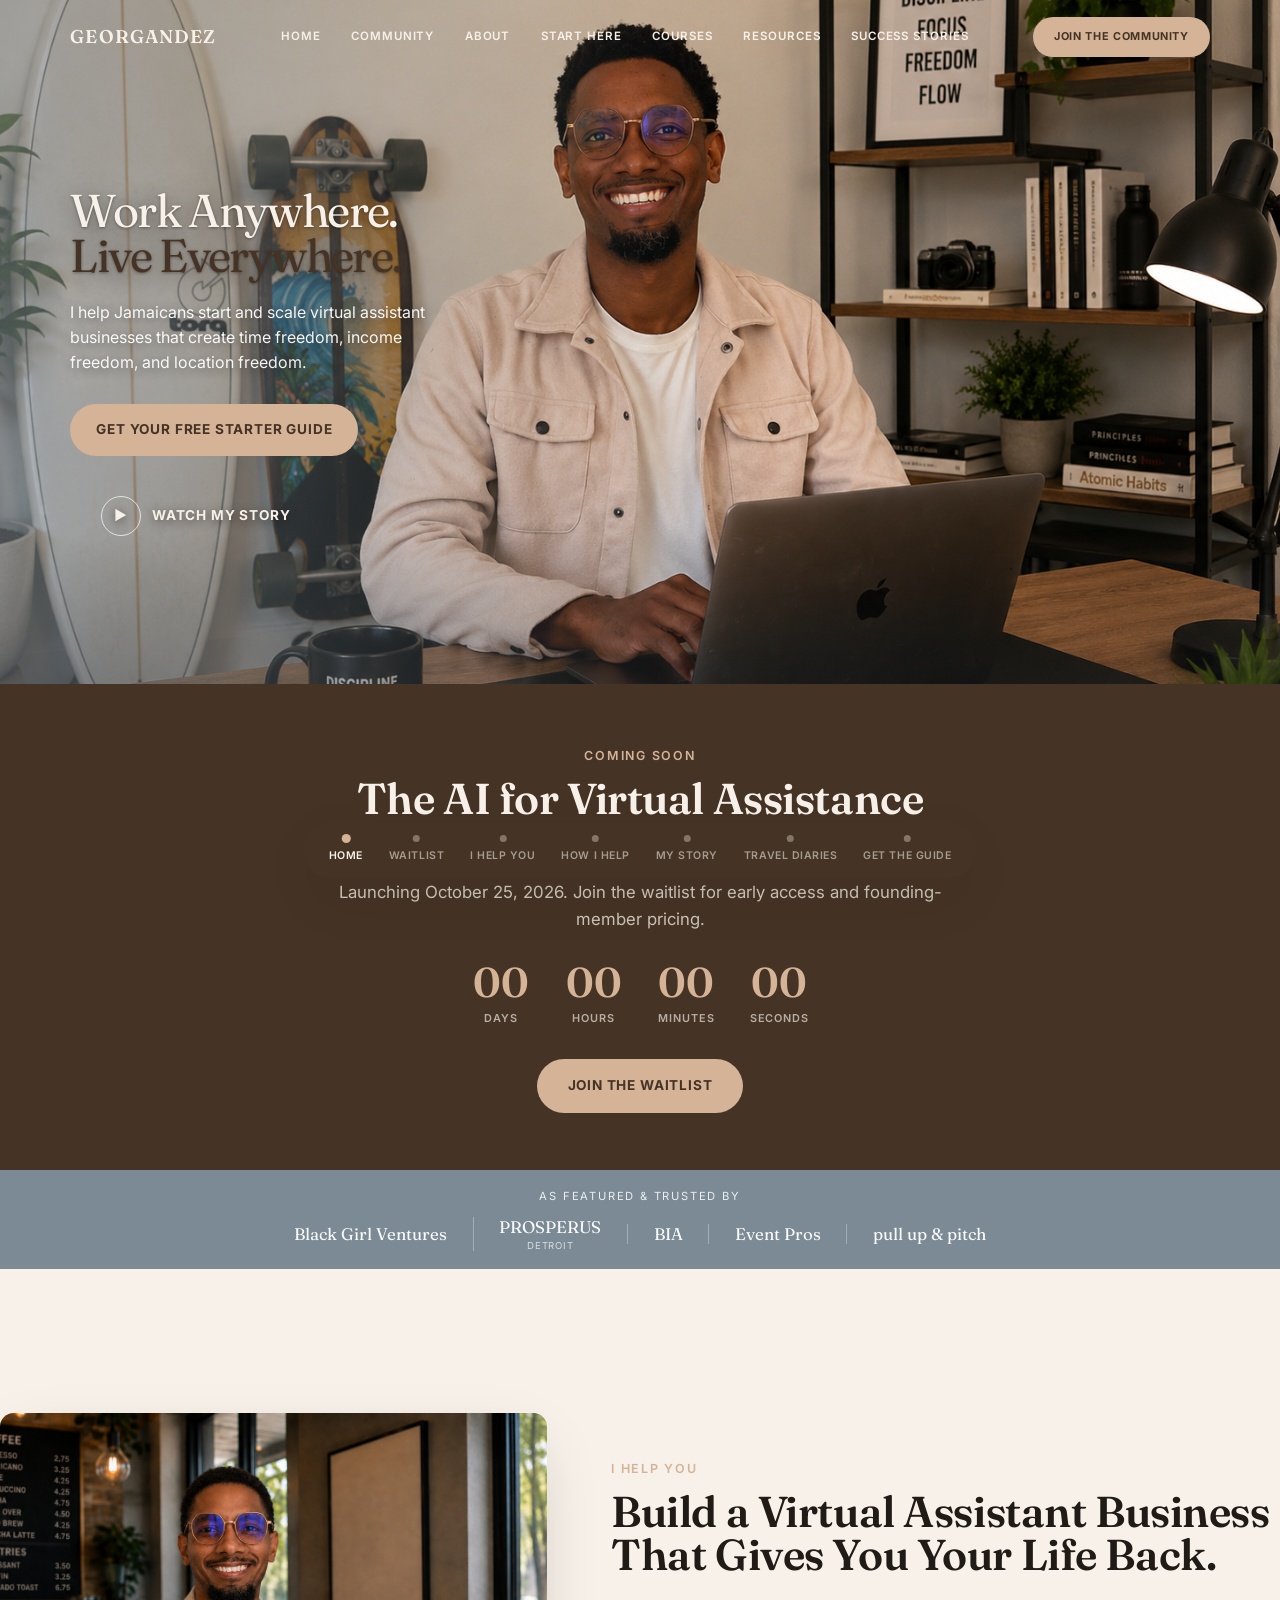
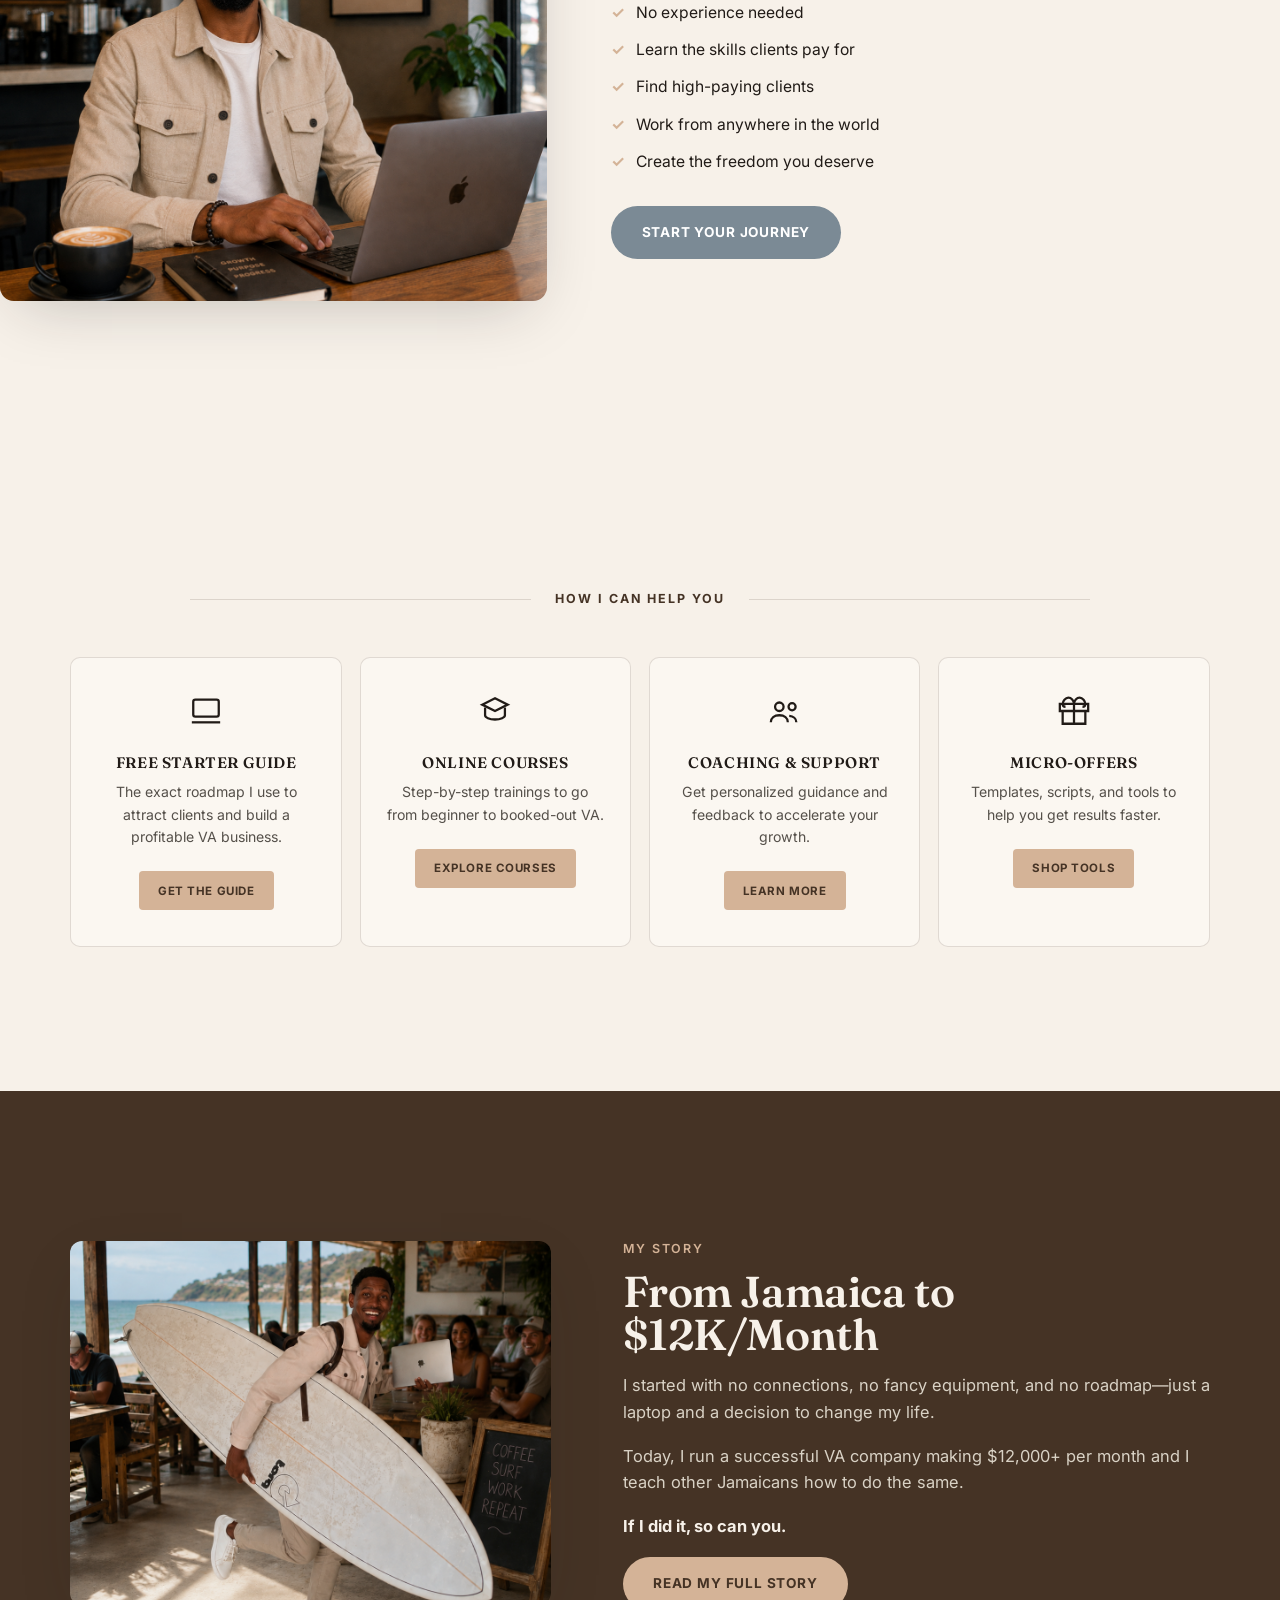
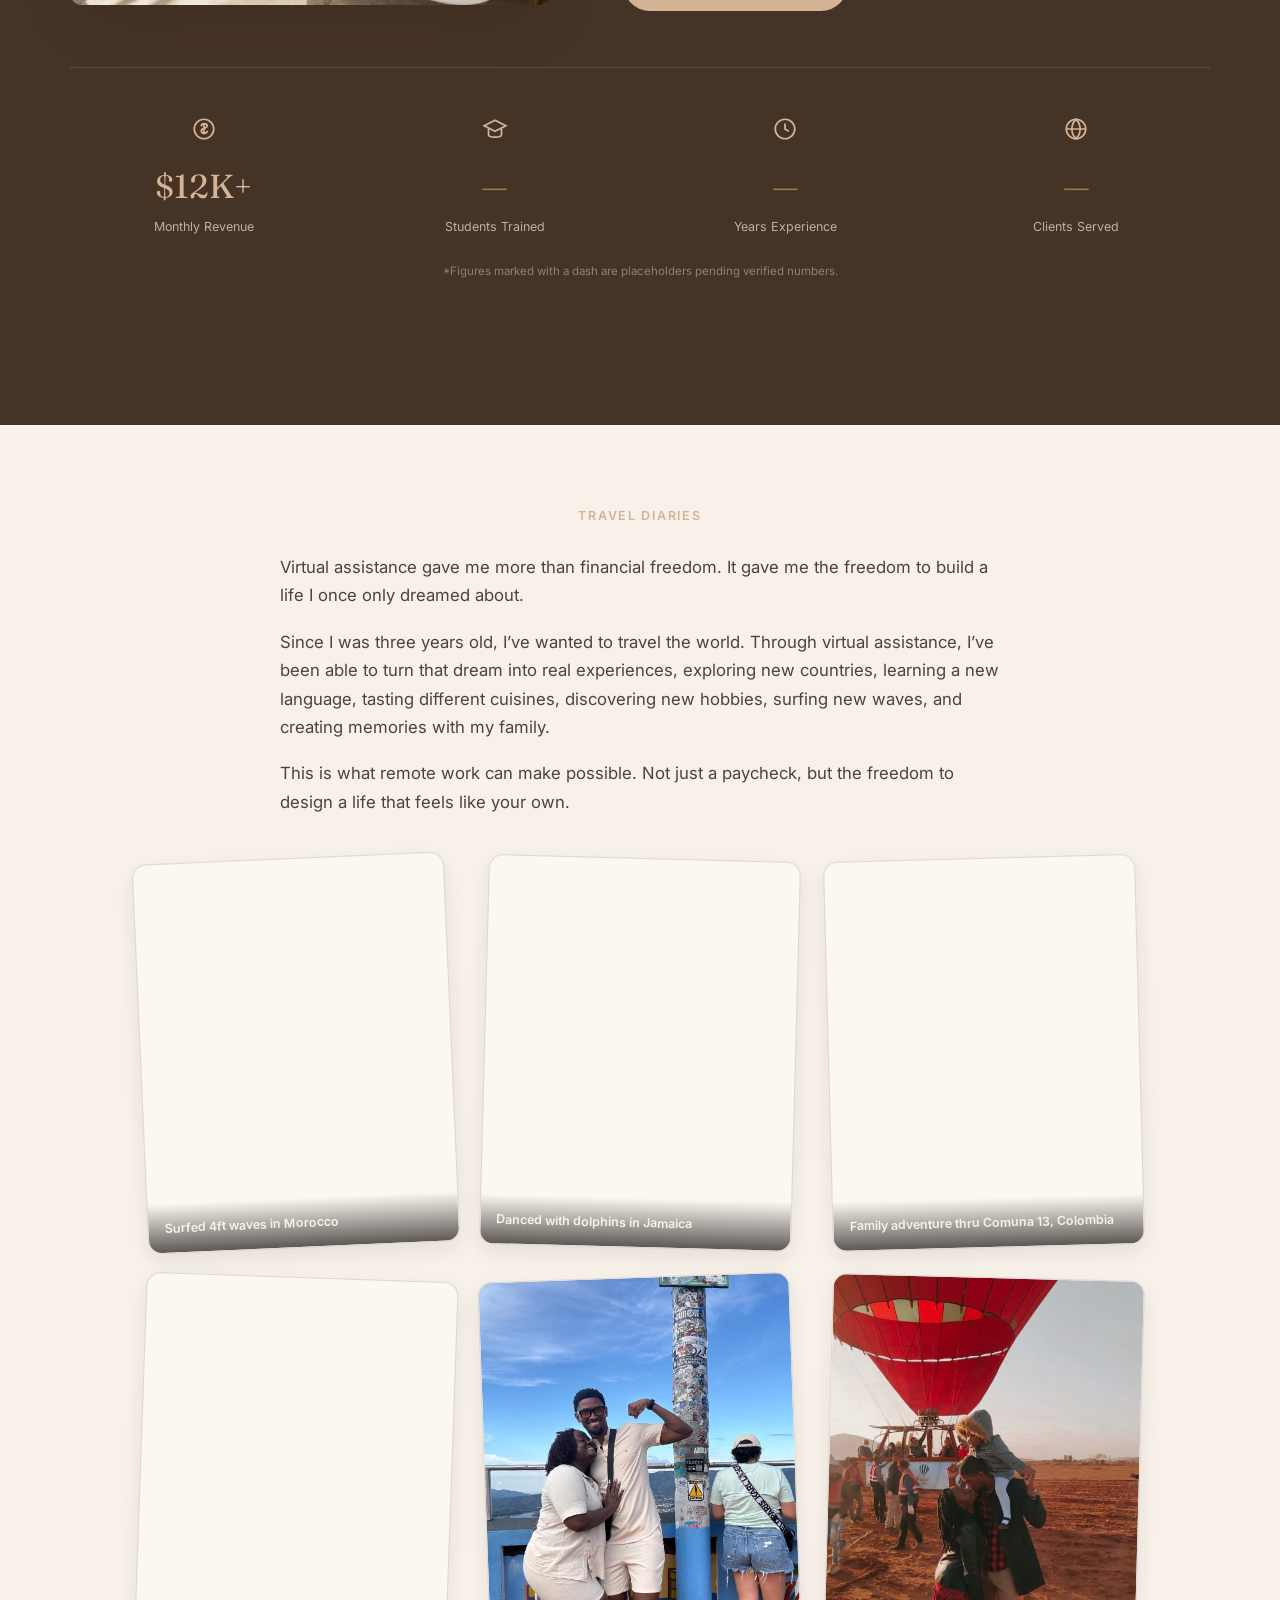
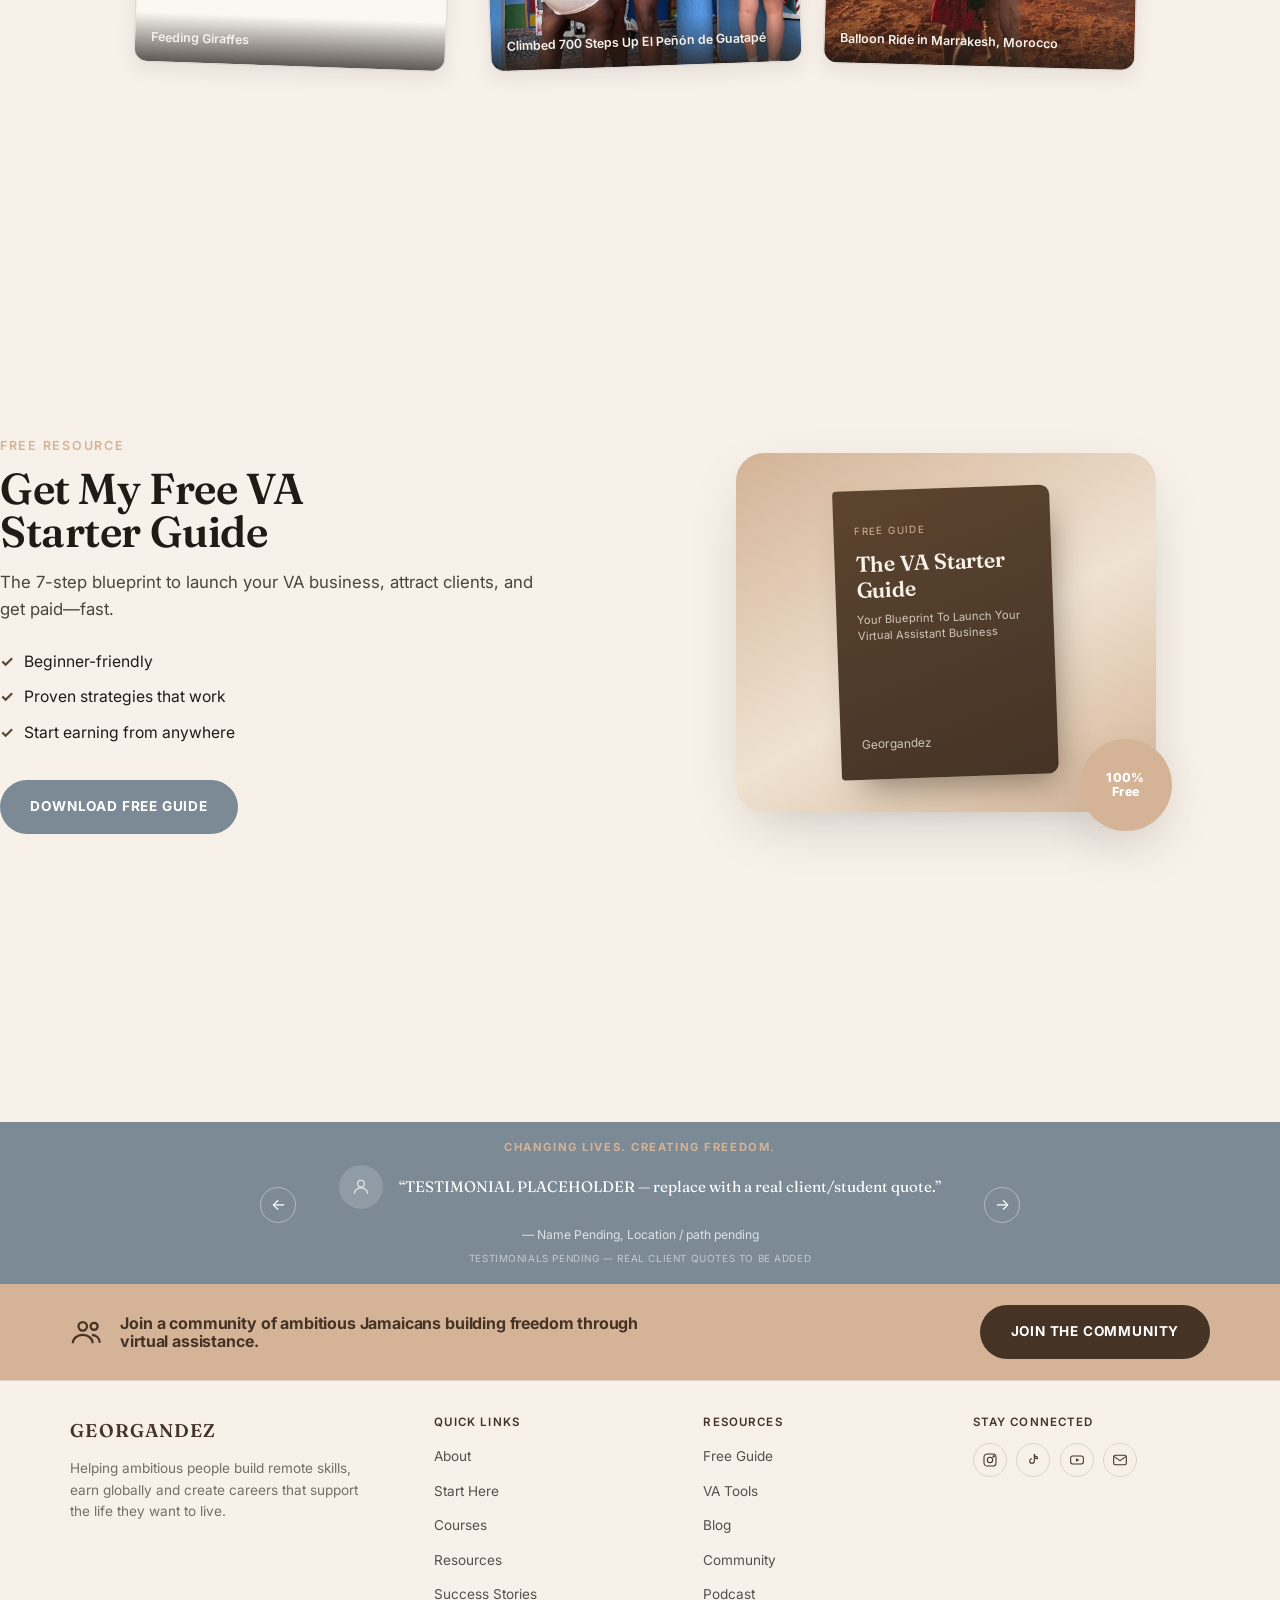
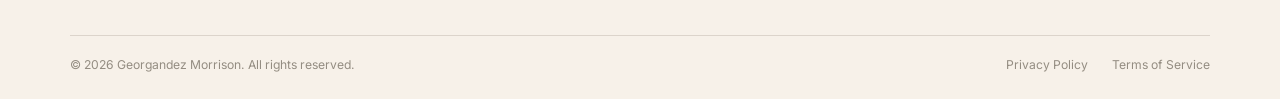
<file: site/index.html>
<!DOCTYPE html>
<html lang="en">
<head>
<meta charset="UTF-8">
<meta name="viewport" content="width=device-width, initial-scale=1.0">
<title>Georgandez Morrison | Remote Work, Virtual Assistance &amp; Location Freedom</title>
<meta name="description" content="Learn how to build remote skills, become a virtual assistant, work with global clients and create greater freedom from anywhere.">

<meta property="og:type" content="website">
<meta property="og:title" content="Georgandez Morrison | Remote Work, Virtual Assistance & Location Freedom">
<meta property="og:description" content="I help Jamaicans start and scale virtual assistant businesses that create time freedom, income freedom, and location freedom.">
<meta property="og:image" content="images/hero-cafe.jpg">
<meta name="twitter:card" content="summary_large_image">
<meta name="twitter:title" content="Georgandez Morrison | Remote Work, Virtual Assistance & Location Freedom">
<meta name="twitter:description" content="I help Jamaicans start and scale virtual assistant businesses that create time freedom, income freedom, and location freedom.">

<link rel="preconnect" href="https://fonts.googleapis.com">
<link rel="preconnect" href="https://fonts.gstatic.com" crossorigin>
<link href="https://fonts.googleapis.com/css2?family=Fraunces:opsz,wght@9..144,500;9..144,600;9..144,700&family=Inter:wght@400;500;600;700&display=swap" rel="stylesheet">
<link rel="stylesheet" href="css/style.css">

<!-- Analytics/pixel placeholders: wire real IDs in js/config.js, then uncomment the loader snippets below. -->
<!-- Google Analytics (gtag.js) placeholder -->
<!-- Meta Pixel placeholder -->
<!-- TikTok Pixel placeholder -->
</head>
<body>

<a class="skip-link" href="#hero">Skip to main content</a>

<header class="site-header">
  <div class="container nav-row">
    <a href="index.html" class="brand">GEORGANDEZ</a>
    <nav class="nav-links" aria-label="Primary">
      <a href="index.html">Home</a>
      <a href="community.html">Community</a>
      <a href="about.html">About</a>
      <a href="start-here.html">Start Here</a>
      <a href="courses.html">Courses</a>
      <a href="resources.html">Resources</a>
      <a href="success-stories.html">Success Stories</a>
    </nav>
    <a class="btn btn--primary btn--nav-cta nav-cta" href="community.html">Join the Community</a>
    <button class="hamburger" aria-label="Toggle menu" aria-expanded="false">
      <span></span><span></span><span></span>
    </button>
  </div>
</header>

<div class="mobile-menu">
  <a href="index.html">Home</a>
  <a href="community.html">Community</a>
  <a href="about.html">About</a>
  <a href="start-here.html">Start Here</a>
  <a href="courses.html">Courses</a>
  <a href="resources.html">Resources</a>
  <a href="success-stories.html">Success Stories</a>
  <a class="btn btn--primary" href="community.html">Join the Community</a>
</div>

<section class="hero" id="hero" tabindex="-1">
  <img class="hero-bg-img" src="images/hero-office.jpg" alt="Georgandez Morrison working on a laptop at his desk, surfboard in the background" data-fallback-text="Hero photo: save as images/hero-office.jpg">
  <div class="hero-overlay"></div>
  <div class="hero-vignette"></div>
  <div class="hero-inner-wrap">
    <div class="hero-inner">
      <h1 class="hero-headline"><span class="line">Work Anywhere.</span><br><span class="line highlight">Live Everywhere.</span></h1>
      <p class="hero-copy">I help Jamaicans start and scale virtual assistant businesses that create time freedom, income freedom, and location freedom.</p>
      <div class="hero-actions">
        <a href="#lead-magnet" class="btn btn--primary" data-open-lead-modal onclick="trackEvent('hero_cta_click')">Get Your Free Starter Guide</a>
        <a href="about.html#story" class="btn btn--ghost-play" onclick="trackEvent('watch_story')">
          <span class="play-circle">&#9654;</span> Watch My Story
        </a>
      </div>
    </div>
  </div>
</section>

<section class="waitlist-section" id="waitlist">
  <div class="container">
    <div class="waitlist-inner reveal">
      <span class="eyebrow">Coming Soon</span>
      <h2 class="section-heading" style="color:var(--cream);">The AI for Virtual Assistance Academy</h2>
      <p class="section-sub section-sub--dark">Launching October 25, 2026. Join the waitlist for early access and founding-member pricing.</p>
      <div class="countdown" id="waitlist-countdown" data-target="2026-10-25T00:00:00">
        <div class="countdown-unit"><span class="value" data-unit="days">00</span><span class="label">Days</span></div>
        <div class="countdown-unit"><span class="value" data-unit="hours">00</span><span class="label">Hours</span></div>
        <div class="countdown-unit"><span class="value" data-unit="minutes">00</span><span class="label">Minutes</span></div>
        <div class="countdown-unit"><span class="value" data-unit="seconds">00</span><span class="label">Seconds</span></div>
      </div>
      <a href="#" class="btn btn--primary" data-open-waitlist-modal onclick="trackEvent('waitlist_cta_click')">Join the Waitlist</a>
    </div>
  </div>
</section>

<section class="trust-bar">
  <div class="container">
    <p>As Featured &amp; Trusted By</p>
    <div class="trust-logos" id="trust-logos"></div>
  </div>
</section>

<section id="help-you">
  <div class="container split">
    <div class="split-media">
      <img src="images/hero-cafe.jpg" alt="Georgandez Morrison working remotely" data-fallback-text="Photo: save as images/hero-cafe.jpg">
    </div>
    <div class="split-body reveal">
      <span class="eyebrow">I Help You</span>
      <h2 class="section-heading">Build a Virtual Assistant Business That Gives You Your Life Back.</h2>
      <ul class="checklist">
        <li>No experience needed</li>
        <li>Learn the skills clients pay for</li>
        <li>Find high-paying clients</li>
        <li>Work from anywhere in the world</li>
        <li>Create the freedom you deserve</li>
      </ul>
      <a href="start-here.html" class="btn btn--slate">Start Your Journey</a>
    </div>
  </div>
</section>

<section class="help-section" id="services">
  <div class="container">
    <div class="section-divider reveal">
      <span>How I Can Help You</span>
    </div>
    <div class="help-grid">
      <div class="help-card reveal">
        <svg viewBox="0 0 24 24" fill="none" stroke="currentColor" stroke-width="1.6"><rect x="3" y="4" width="18" height="12" rx="1.5"/><path d="M2 20h20"/></svg>
        <h3>Free Starter Guide</h3>
        <p>The exact roadmap I use to attract clients and build a profitable VA business.</p>
        <a class="btn--card" href="#lead-magnet" data-open-lead-modal onclick="trackEvent('course_click')">Get the Guide</a>
      </div>
      <div class="help-card reveal">
        <svg viewBox="0 0 24 24" fill="none" stroke="currentColor" stroke-width="1.6"><path d="M12 3l9 4.5-9 4.5-9-4.5L12 3z"/><path d="M5 9.5V15c0 1.5 3 3 7 3s7-1.5 7-3V9.5"/></svg>
        <h3>Online Courses</h3>
        <p>Step-by-step trainings to go from beginner to booked-out VA.</p>
        <a class="btn--card" href="courses.html" onclick="trackEvent('course_click')">Explore Courses</a>
      </div>
      <div class="help-card reveal">
        <svg viewBox="0 0 24 24" fill="none" stroke="currentColor" stroke-width="1.6"><circle cx="8" cy="9" r="3"/><circle cx="17" cy="9" r="2.5"/><path d="M2 20c0-3 2.5-5 6-5s6 2 6 5M15 15.5c2.8.2 5 1.9 5 4.5"/></svg>
        <h3>Coaching &amp; Support</h3>
        <p>Get personalized guidance and feedback to accelerate your growth.</p>
        <a class="btn--card" href="community.html" onclick="trackEvent('community_click')">Learn More</a>
      </div>
      <div class="help-card reveal">
        <svg viewBox="0 0 24 24" fill="none" stroke="currentColor" stroke-width="1.6"><path d="M20 12v9H4v-9M2 7h20v5H2V7zM12 7v14M12 7c0-2.5-2-4.5-4-4.5S4 5 4 7c0 1.4 1.1 2 2 2M12 7c0-2.5 2-4.5 4-4.5S20 5 20 7c0 1.4-1.1 2-2 2"/></svg>
        <h3>Micro-Offers</h3>
        <p>Templates, scripts, and tools to help you get results faster.</p>
        <a class="btn--card" href="resources.html">Shop Tools</a>
      </div>
    </div>
  </div>
</section>

<section class="story-section" id="story">
  <div class="container">
    <div class="story-grid">
      <div class="story-media reveal" id="story-slideshow">
        <img class="story-slide is-active" src="images/story-surf-1.jpg" alt="Georgandez Morrison carrying a surfboard at a beachside café">
        <img class="story-slide" src="images/story-surf-2.jpg" alt="Georgandez Morrison working at a standing desk, surfboard in the background">
      </div>
      <div class="story-body reveal">
        <span class="eyebrow eyebrow--dark">My Story</span>
        <h2 class="section-heading" style="color:var(--cream);">From Jamaica to<br>$12K/Month</h2>
        <p>I started with no connections, no fancy equipment, and no roadmap&mdash;just a laptop and a decision to change my life.</p>
        <p>Today, I run a successful VA company making $12,000+ per month and I teach other Jamaicans how to do the same.</p>
        <p style="font-weight:700; color:var(--cream);">If I did it, so can you.</p>
        <a href="about.html" class="btn btn--primary">Read My Full Story</a>
      </div>
    </div>
    <div class="stats-grid" id="stats-grid"></div>
    <p class="stats-footnote">*Figures marked with a dash are placeholders pending verified numbers.</p>
  </div>
</section>

<section class="travel-section" id="travel">
  <div class="container">
    <div class="text-center reveal" style="max-width:640px; margin-inline:auto;">
      <span class="eyebrow">Travel Diaries</span>
    </div>
    <div class="travel-story reveal">
      <p>Virtual assistance gave me more than financial freedom. It gave me the freedom to build a life I once only dreamed about.</p>
      <p>Since I was three years old, I&rsquo;ve wanted to travel the world. Through virtual assistance, I&rsquo;ve been able to turn that dream into real experiences, exploring new countries, learning a new language, tasting different cuisines, discovering new hobbies, surfing new waves, and creating memories with my family.</p>
      <p>This is what remote work can make possible. Not just a paycheck, but the freedom to design a life that feels like your own.</p>
    </div>
    <div class="travel-grid reveal" id="travel-grid"></div>
  </div>
</section>

<div class="travel-lightbox" id="travel-lightbox">
  <div class="travel-lightbox-panel" role="dialog" aria-modal="true" aria-labelledby="travel-lightbox-location">
    <button class="travel-lightbox-close" aria-label="Close">&times;</button>
    <button class="travel-lightbox-prev" aria-label="Previous photo">&#8592;</button>
    <button class="travel-lightbox-next" aria-label="Next photo">&#8594;</button>
    <div class="travel-lightbox-media" id="travel-lightbox-media"></div>
    <div class="travel-lightbox-info">
      <span class="location" id="travel-lightbox-location"></span>
      <p id="travel-lightbox-caption"></p>
    </div>
  </div>
</div>

<section class="lead-section" id="lead-magnet">
  <div class="container split split--reverse">
    <div class="split-body reveal">
      <span class="eyebrow">Free Resource</span>
      <h2 class="section-heading">Get My Free VA<br>Starter Guide</h2>
      <p class="section-sub">The 7-step blueprint to launch your VA business, attract clients, and get paid&mdash;fast.</p>
      <ul class="benefit-list">
        <li>Beginner-friendly</li>
        <li>Proven strategies that work</li>
        <li>Start earning from anywhere</li>
      </ul>
      <a href="#" class="btn btn--slate" data-open-lead-modal onclick="trackEvent('guide_download')">Download Free Guide</a>
    </div>
    <div class="ebook-mockup-wrap reveal">
      <div class="ebook-frame">
        <div class="ebook-cover">
          <div>
            <span class="kicker">Free Guide</span>
            <h3>The VA Starter Guide</h3>
            <p style="font-size:0.7rem; margin-top:0.6rem; color:rgba(250,245,233,0.75); line-height:1.4;">Your Blueprint To Launch Your Virtual Assistant Business</p>
          </div>
          <span class="author">Georgandez</span>
        </div>
        <span class="free-badge">100%<br>Free</span>
      </div>
    </div>
  </div>
</section>

<section class="testimonial-section">
  <div class="container">
    <p class="testimonial-heading">Changing Lives. Creating Freedom.</p>
    <div class="testimonial-slider">
      <button class="prev-slide" aria-label="Previous testimonial">&#8592;</button>
      <div class="testimonial-track-wrap"><div id="testimonial-track"></div></div>
      <button class="next-slide" aria-label="Next testimonial">&#8594;</button>
    </div>
    <p class="placeholder-note">Testimonials pending &mdash; real client quotes to be added</p>
  </div>
</section>

<section class="community-cta">
  <div class="container reveal">
    <div class="cta-copy">
      <svg viewBox="0 0 24 24" fill="none" stroke="currentColor" stroke-width="1.6"><circle cx="9" cy="8" r="3"/><circle cx="17" cy="8" r="2.5"/><path d="M2 20c0-3.3 2.9-6 7-6s7 2.7 7 6M15.5 14c3.1.3 5.5 2.4 5.5 5.5"/></svg>
      <h2>Join a community of ambitious Jamaicans building freedom through virtual assistance.</h2>
    </div>
    <a href="community.html" class="btn btn--coffee" onclick="trackEvent('community_click')">Join the Community</a>
  </div>
</section>

<footer class="site-footer">
  <div class="container">
    <div class="footer-top">
      <div class="footer-brand">
        <span class="brand">GEORGANDEZ</span>
        <p>Helping ambitious people build remote skills, earn globally and create careers that support the life they want to live.</p>
      </div>
      <div class="footer-col">
        <h4>Quick Links</h4>
        <ul>
          <li><a href="about.html">About</a></li>
          <li><a href="start-here.html">Start Here</a></li>
          <li><a href="courses.html">Courses</a></li>
          <li><a href="resources.html">Resources</a></li>
          <li><a href="success-stories.html">Success Stories</a></li>
        </ul>
      </div>
      <div class="footer-col">
        <h4>Resources</h4>
        <ul>
          <li><a href="#lead-magnet" data-open-lead-modal>Free Guide</a></li>
          <li><a href="resources.html">VA Tools</a></li>
          <li><a href="resources.html">Blog</a></li>
          <li><a href="community.html">Community</a></li>
          <li><a href="resources.html">Podcast</a></li>
        </ul>
      </div>
      <div class="footer-col">
        <h4>Stay Connected</h4>
        <div class="footer-social">
          <a href="#" aria-label="Instagram"><svg viewBox="0 0 24 24" fill="none" stroke="currentColor" stroke-width="1.6"><rect x="3" y="3" width="18" height="18" rx="5"/><circle cx="12" cy="12" r="4"/><circle cx="17.5" cy="6.5" r="1"/></svg></a>
          <a href="#" aria-label="TikTok"><svg viewBox="0 0 24 24" fill="none" stroke="currentColor" stroke-width="1.6"><path d="M14 3v10.5a3.5 3.5 0 1 1-3.5-3.5"/><path d="M14 3c0 2.5 2 4.5 4.5 4.5V10c-1.8 0-3.3-.6-4.5-1.6"/></svg></a>
          <a href="#" aria-label="YouTube"><svg viewBox="0 0 24 24" fill="none" stroke="currentColor" stroke-width="1.6"><rect x="2.5" y="6" width="19" height="12" rx="3"/><path d="M10.5 9.5l5 2.5-5 2.5z" fill="currentColor" stroke="none"/></svg></a>
          <a href="#" aria-label="Email"><svg viewBox="0 0 24 24" fill="none" stroke="currentColor" stroke-width="1.6"><rect x="2.5" y="5" width="19" height="14" rx="2.5"/><path d="M3 6.5l9 6.5 9-6.5"/></svg></a>
        </div>
      </div>
    </div>
    <div class="footer-bottom">
      <span>&copy; 2026 Georgandez Morrison. All rights reserved.</span>
      <span class="legal-links"><a href="#">Privacy Policy</a><a href="#">Terms of Service</a></span>
    </div>
  </div>
</footer>

<div class="modal-overlay" id="lead-modal">
  <div class="modal-panel" role="dialog" aria-modal="true" aria-labelledby="lead-modal-title">
    <button class="modal-close" aria-label="Close">&times;</button>
    <span class="eyebrow">Free Resource</span>
    <h3 id="lead-modal-title" style="font-family:var(--font-serif); font-size:1.6rem; margin-top:0.4rem;">Get the VA Starter Guide</h3>
    <p class="section-sub" style="font-size:0.92rem;">Enter your details and I'll send it straight to your inbox.</p>
    <form id="lead-form">
      <div class="form-grid two-col">
        <div class="form-field">
          <label for="lead-first-name">First Name</label>
          <input id="lead-first-name" name="firstName" type="text" required>
        </div>
        <div class="form-field">
          <label for="lead-last-name">Last Name</label>
          <input id="lead-last-name" name="lastName" type="text" required>
        </div>
        <div class="form-field full">
          <label for="lead-email">Email</label>
          <input id="lead-email" name="email" type="email" required>
        </div>
        <div class="form-field full">
          <label for="lead-country">Country</label>
          <input id="lead-country" name="country" type="text" required>
        </div>
        <div class="form-field full">
          <label for="lead-path">What best describes where you are right now?</label>
          <select id="lead-path" name="path" required>
            <option value="" disabled selected>Select one</option>
            <option value="va">I want to become a Virtual Assistant</option>
            <option value="remote-career">I want to take my current career remote</option>
            <option value="remote-business">I want to build my own remote business</option>
            <option value="lifestyle">I'm already remote and want better balance/lifestyle</option>
          </select>
        </div>
      </div>
      <button type="submit" class="btn btn--primary btn--block" style="margin-top:1.4rem;">Send Me the Guide</button>
      <p class="form-note">By submitting, you'll join the email list and receive occasional updates. Unsubscribe anytime.</p>
    </form>
  </div>
</div>

<div class="modal-overlay" id="waitlist-modal">
  <div class="modal-panel" role="dialog" aria-modal="true" aria-labelledby="waitlist-modal-title">
    <button class="modal-close" aria-label="Close">&times;</button>
    <span class="eyebrow">Coming Soon</span>
    <h3 id="waitlist-modal-title" style="font-family:var(--font-serif); font-size:1.6rem; margin-top:0.4rem;">Join the Waitlist</h3>
    <p class="section-sub" style="font-size:0.92rem;">Be first to know when the AI for Virtual Assistance Academy opens on October 25.</p>
    <form id="waitlist-form">
      <div class="form-grid">
        <div class="form-field">
          <label for="waitlist-first-name">First Name</label>
          <input id="waitlist-first-name" name="firstName" type="text" required>
        </div>
        <div class="form-field">
          <label for="waitlist-email">Email</label>
          <input id="waitlist-email" name="email" type="email" required>
        </div>
      </div>
      <button type="submit" class="btn btn--primary btn--block" style="margin-top:1.4rem;">Join the Waitlist</button>
      <p class="form-note">By submitting, you'll join the email list and receive occasional updates. Unsubscribe anytime.</p>
    </form>
  </div>
</div>

<script src="js/config.js"></script>
<script src="js/data.js"></script>
<script src="js/main.js"></script>
</body>
</html>
</file>
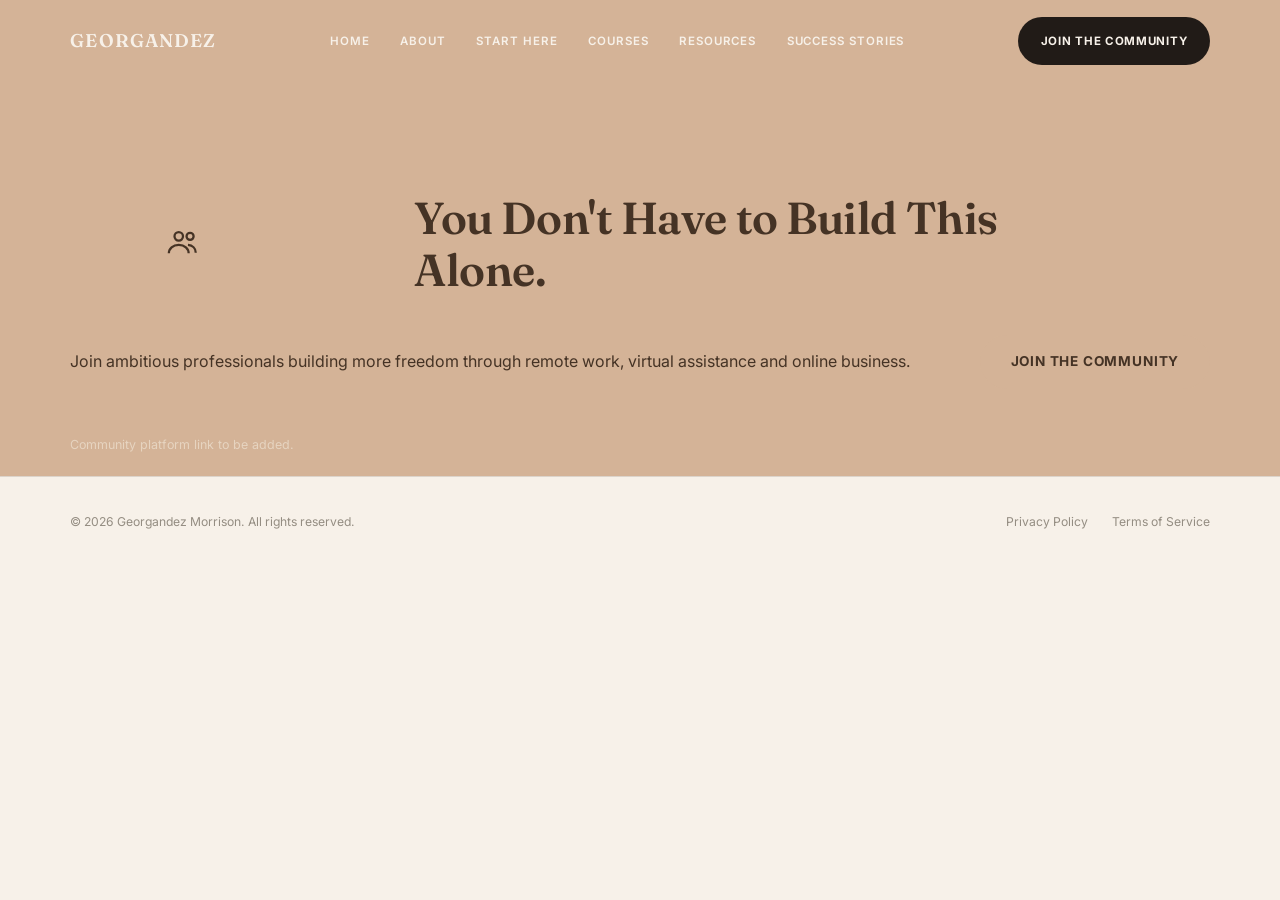
<file: site/community.html>
<!DOCTYPE html>
<html lang="en">
<head>
<meta charset="UTF-8">
<meta name="viewport" content="width=device-width, initial-scale=1.0">
<title>Community | Georgandez Morrison</title>
<meta name="description" content="Join ambitious professionals building more freedom through remote work, virtual assistance and online business.">
<link rel="preconnect" href="https://fonts.googleapis.com">
<link rel="preconnect" href="https://fonts.gstatic.com" crossorigin>
<link href="https://fonts.googleapis.com/css2?family=Fraunces:opsz,wght@9..144,500;9..144,600;9..144,700&family=Inter:wght@400;500;600;700&display=swap" rel="stylesheet">
<link rel="stylesheet" href="css/style.css">
</head>
<body>

<a class="skip-link" href="#main-content">Skip to main content</a>

<header class="site-header is-scrolled">
  <div class="container nav-row">
    <a href="index.html" class="brand">GEORGANDEZ</a>
    <nav class="nav-links" aria-label="Primary">
      <a href="index.html">Home</a>
      <a href="about.html">About</a>
      <a href="start-here.html">Start Here</a>
      <a href="courses.html">Courses</a>
      <a href="resources.html">Resources</a>
      <a href="success-stories.html">Success Stories</a>
    </nav>
    <a class="btn btn--dark-sm nav-cta" href="community.html">Join the Community</a>
    <button class="hamburger" aria-label="Toggle menu" aria-expanded="false"><span></span><span></span><span></span></button>
  </div>
</header>

<div class="mobile-menu">
  <a href="index.html">Home</a>
  <a href="about.html">About</a>
  <a href="start-here.html">Start Here</a>
  <a href="courses.html">Courses</a>
  <a href="resources.html">Resources</a>
  <a href="success-stories.html">Success Stories</a>
  <a class="btn btn--primary" href="community.html">Join the Community</a>
</div>

<section class="community-cta" id="main-content" tabindex="-1" style="padding-top:12rem;">
  <div class="container">
    <svg viewBox="0 0 24 24" fill="none" stroke="currentColor" stroke-width="1.6" style="margin:0 auto 1.2rem;"><circle cx="9" cy="8" r="3"/><circle cx="17" cy="8" r="2.5"/><path d="M2 20c0-3.3 2.9-6 7-6s7 2.7 7 6M15.5 14c3.1.3 5.5 2.4 5.5 5.5"/></svg>
    <h1 style="font-family:var(--font-serif); font-size:clamp(2rem,4vw,2.8rem); max-width:700px; margin:0 auto 1rem;">You Don't Have to Build This Alone.</h1>
    <p>Join ambitious professionals building more freedom through remote work, virtual assistance and online business.</p>
    <a href="#" class="btn btn--primary" onclick="trackEvent('community_click')">Join the Community</a>
    <p class="form-note" style="color:rgba(250,245,233,0.5); margin-top:1.4rem;">Community platform link to be added.</p>
  </div>
</section>

<footer class="site-footer">
  <div class="container">
    <div class="footer-bottom" style="border-top:none; padding-top:0;">
      <span>&copy; 2026 Georgandez Morrison. All rights reserved.</span>
      <span class="legal-links"><a href="#">Privacy Policy</a><a href="#">Terms of Service</a></span>
    </div>
  </div>
</footer>

<script src="js/config.js"></script>
<script src="js/data.js"></script>
<script src="js/main.js"></script>
</body>
</html>
</file>
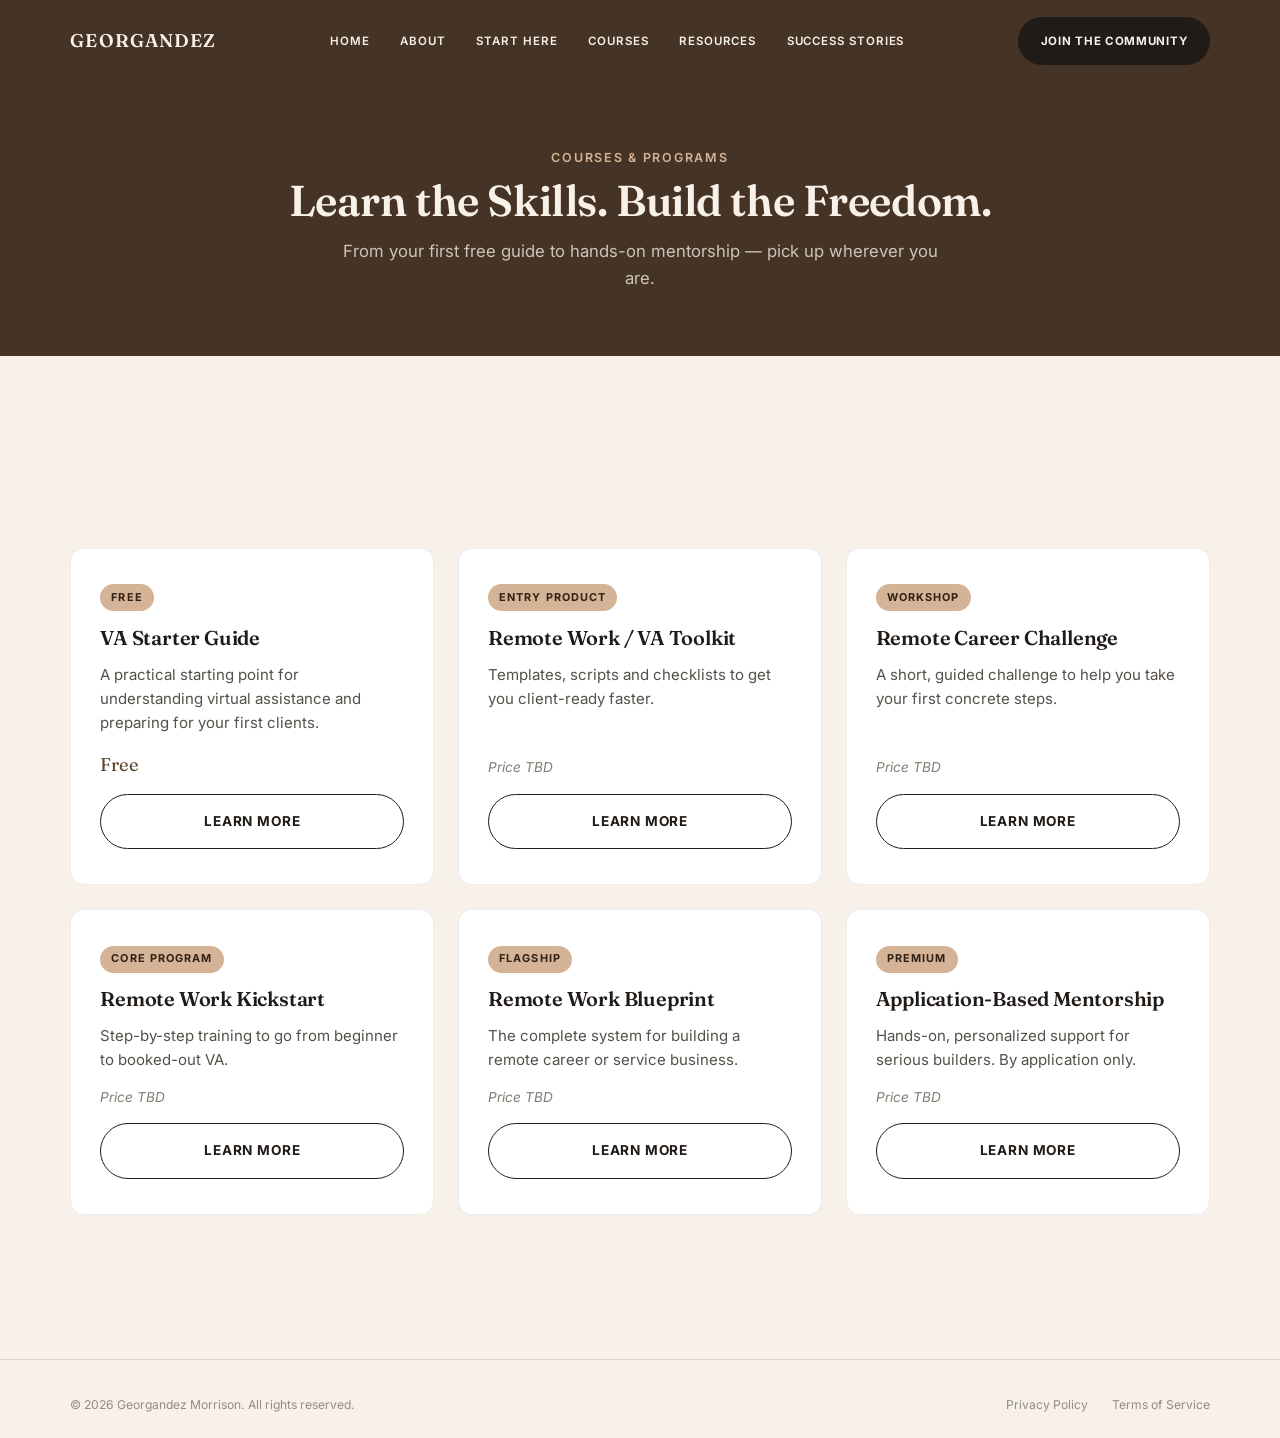
<file: site/courses.html>
<!DOCTYPE html>
<html lang="en">
<head>
<meta charset="UTF-8">
<meta name="viewport" content="width=device-width, initial-scale=1.0">
<title>Courses | Georgandez Morrison</title>
<meta name="description" content="Learn the skills, build the freedom — from the free starter guide to application-based mentorship.">
<link rel="preconnect" href="https://fonts.googleapis.com">
<link rel="preconnect" href="https://fonts.gstatic.com" crossorigin>
<link href="https://fonts.googleapis.com/css2?family=Fraunces:opsz,wght@9..144,500;9..144,600;9..144,700&family=Inter:wght@400;500;600;700&display=swap" rel="stylesheet">
<link rel="stylesheet" href="css/style.css">
</head>
<body>

<a class="skip-link" href="#main-content">Skip to main content</a>

<header class="site-header is-scrolled">
  <div class="container nav-row">
    <a href="index.html" class="brand">GEORGANDEZ</a>
    <nav class="nav-links" aria-label="Primary">
      <a href="index.html">Home</a>
      <a href="about.html">About</a>
      <a href="start-here.html">Start Here</a>
      <a href="courses.html">Courses</a>
      <a href="resources.html">Resources</a>
      <a href="success-stories.html">Success Stories</a>
    </nav>
    <a class="btn btn--dark-sm nav-cta" href="community.html">Join the Community</a>
    <button class="hamburger" aria-label="Toggle menu" aria-expanded="false"><span></span><span></span><span></span></button>
  </div>
</header>

<div class="mobile-menu">
  <a href="index.html">Home</a>
  <a href="about.html">About</a>
  <a href="start-here.html">Start Here</a>
  <a href="courses.html">Courses</a>
  <a href="resources.html">Resources</a>
  <a href="success-stories.html">Success Stories</a>
  <a class="btn btn--primary" href="community.html">Join the Community</a>
</div>

<section class="page-hero" id="main-content" tabindex="-1">
  <div class="container">
    <span class="eyebrow eyebrow--dark">Courses &amp; Programs</span>
    <h1 class="section-heading" style="color:var(--cream);">Learn the Skills. Build the Freedom.</h1>
    <p class="section-sub section-sub--dark text-center">From your first free guide to hands-on mentorship &mdash; pick up wherever you are.</p>
  </div>
</section>

<section class="products-section">
  <div class="container">
    <div class="products-grid" id="products-grid"></div>
  </div>
</section>

<footer class="site-footer">
  <div class="container">
    <div class="footer-bottom" style="border-top:none; padding-top:0;">
      <span>&copy; 2026 Georgandez Morrison. All rights reserved.</span>
      <span class="legal-links"><a href="#">Privacy Policy</a><a href="#">Terms of Service</a></span>
    </div>
  </div>
</footer>

<script src="js/config.js"></script>
<script src="js/data.js"></script>
<script src="js/main.js"></script>
</body>
</html>
</file>
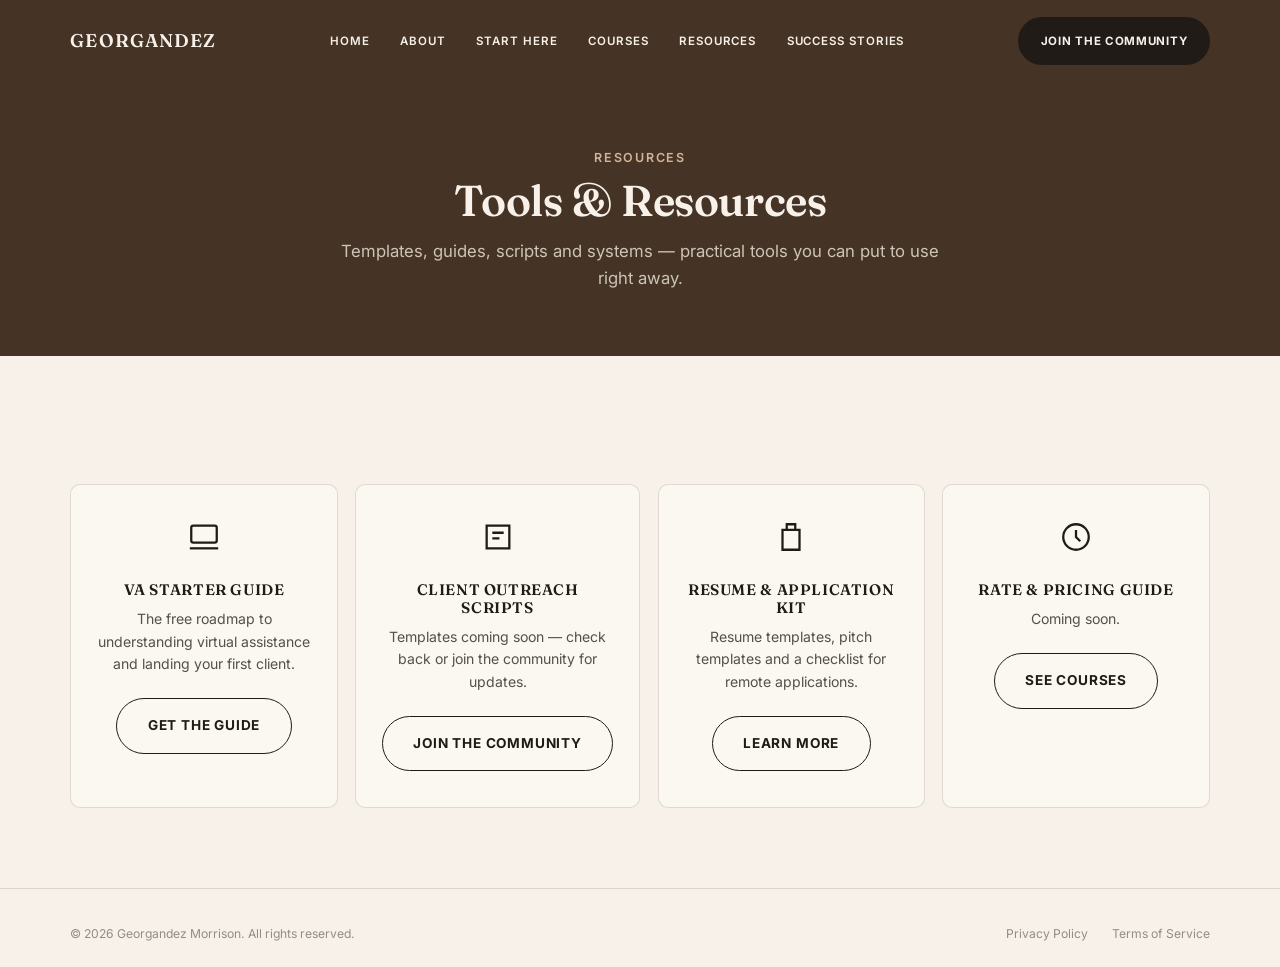
<file: site/resources.html>
<!DOCTYPE html>
<html lang="en">
<head>
<meta charset="UTF-8">
<meta name="viewport" content="width=device-width, initial-scale=1.0">
<title>Tools &amp; Resources | Georgandez Morrison</title>
<meta name="description" content="Templates, guides, scripts and systems to help you build your remote career or VA business faster.">
<link rel="preconnect" href="https://fonts.googleapis.com">
<link rel="preconnect" href="https://fonts.gstatic.com" crossorigin>
<link href="https://fonts.googleapis.com/css2?family=Fraunces:opsz,wght@9..144,500;9..144,600;9..144,700&family=Inter:wght@400;500;600;700&display=swap" rel="stylesheet">
<link rel="stylesheet" href="css/style.css">
</head>
<body>

<a class="skip-link" href="#main-content">Skip to main content</a>

<header class="site-header is-scrolled">
  <div class="container nav-row">
    <a href="index.html" class="brand">GEORGANDEZ</a>
    <nav class="nav-links" aria-label="Primary">
      <a href="index.html">Home</a>
      <a href="about.html">About</a>
      <a href="start-here.html">Start Here</a>
      <a href="courses.html">Courses</a>
      <a href="resources.html">Resources</a>
      <a href="success-stories.html">Success Stories</a>
    </nav>
    <a class="btn btn--dark-sm nav-cta" href="community.html">Join the Community</a>
    <button class="hamburger" aria-label="Toggle menu" aria-expanded="false"><span></span><span></span><span></span></button>
  </div>
</header>

<div class="mobile-menu">
  <a href="index.html">Home</a>
  <a href="about.html">About</a>
  <a href="start-here.html">Start Here</a>
  <a href="courses.html">Courses</a>
  <a href="resources.html">Resources</a>
  <a href="success-stories.html">Success Stories</a>
  <a class="btn btn--primary" href="community.html">Join the Community</a>
</div>

<section class="page-hero" id="main-content" tabindex="-1">
  <div class="container">
    <span class="eyebrow eyebrow--dark">Resources</span>
    <h1 class="section-heading" style="color:var(--cream);">Tools &amp; Resources</h1>
    <p class="section-sub section-sub--dark text-center">Templates, guides, scripts and systems &mdash; practical tools you can put to use right away.</p>
  </div>
</section>

<section class="page-body">
  <div class="container">
    <div class="help-grid">
      <div class="help-card reveal">
        <svg viewBox="0 0 24 24" fill="none" stroke="currentColor" stroke-width="1.6"><rect x="3" y="4" width="18" height="12" rx="1.5"/><path d="M2 20h20"/></svg>
        <h3>VA Starter Guide</h3>
        <p>The free roadmap to understanding virtual assistance and landing your first client.</p>
        <a class="btn btn--outline" href="index.html#lead-magnet" data-open-lead-modal>Get the Guide</a>
      </div>
      <div class="help-card reveal">
        <svg viewBox="0 0 24 24" fill="none" stroke="currentColor" stroke-width="1.6"><path d="M4 4h16v16H4z"/><path d="M8 9h8M8 13h5"/></svg>
        <h3>Client Outreach Scripts</h3>
        <p>Templates coming soon &mdash; check back or join the community for updates.</p>
        <a class="btn btn--outline" href="community.html">Join the Community</a>
      </div>
      <div class="help-card reveal">
        <svg viewBox="0 0 24 24" fill="none" stroke="currentColor" stroke-width="1.6"><path d="M9 3h6v4H9zM6 7h12v14H6z"/></svg>
        <h3>Resume &amp; Application Kit</h3>
        <p>Resume templates, pitch templates and a checklist for remote applications.</p>
        <a class="btn btn--outline" href="thank-you.html">Learn More</a>
      </div>
      <div class="help-card reveal">
        <svg viewBox="0 0 24 24" fill="none" stroke="currentColor" stroke-width="1.6"><circle cx="12" cy="12" r="9"/><path d="M12 7v5l3 3"/></svg>
        <h3>Rate &amp; Pricing Guide</h3>
        <p>Coming soon.</p>
        <a class="btn btn--outline" href="courses.html">See Courses</a>
      </div>
    </div>
  </div>
</section>

<footer class="site-footer">
  <div class="container">
    <div class="footer-bottom" style="border-top:none; padding-top:0;">
      <span>&copy; 2026 Georgandez Morrison. All rights reserved.</span>
      <span class="legal-links"><a href="#">Privacy Policy</a><a href="#">Terms of Service</a></span>
    </div>
  </div>
</footer>

<script src="js/config.js"></script>
<script src="js/data.js"></script>
<script src="js/main.js"></script>
</body>
</html>
</file>
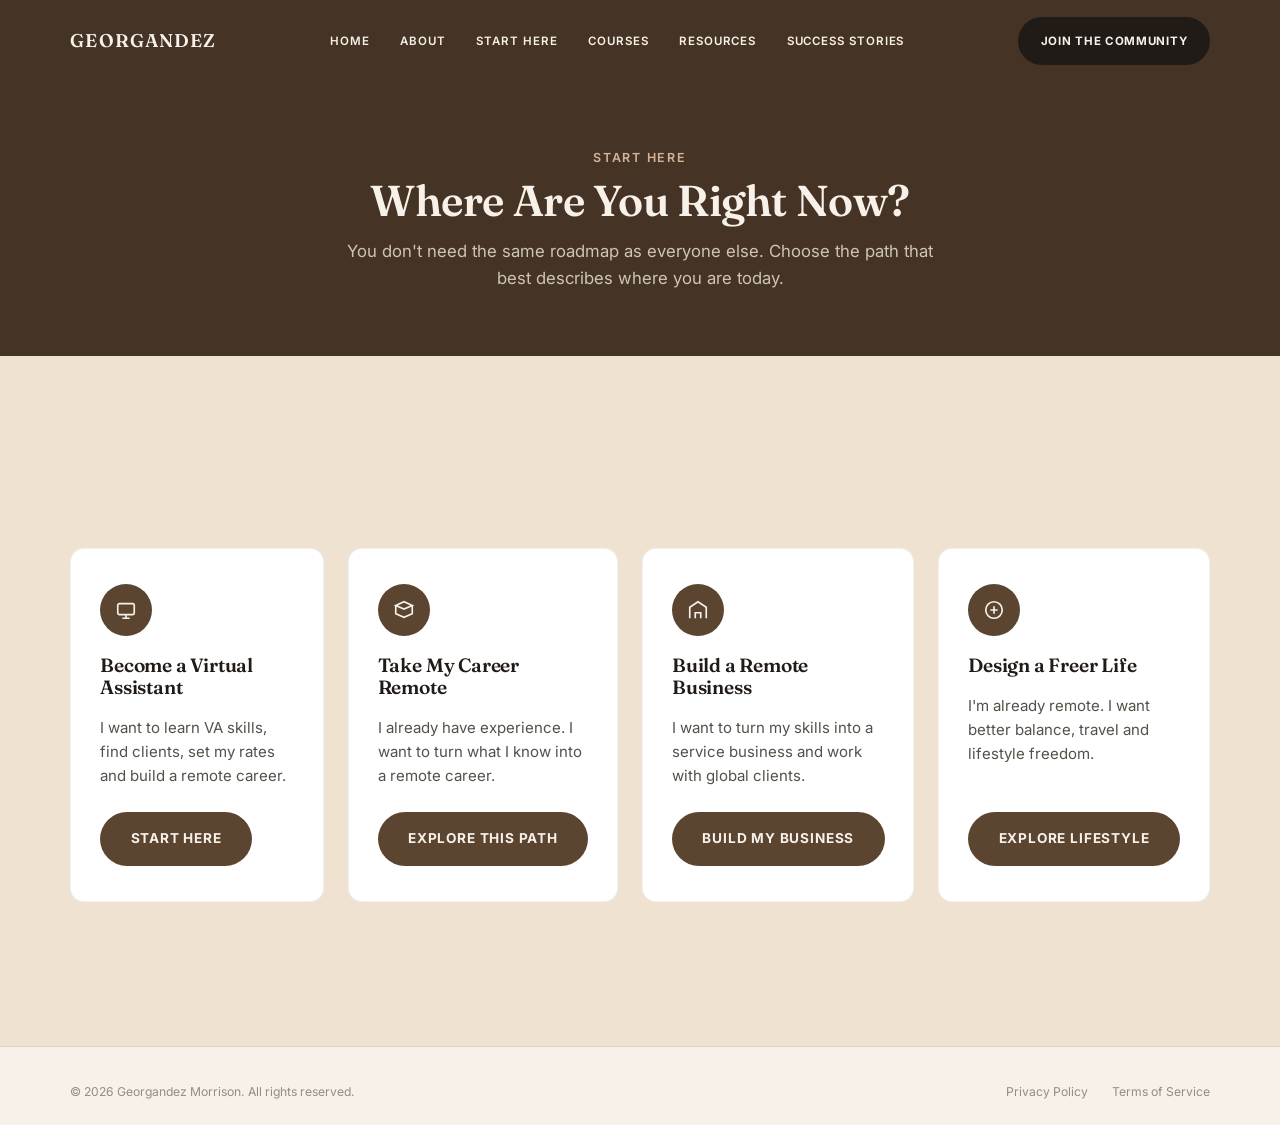
<file: site/start-here.html>
<!DOCTYPE html>
<html lang="en">
<head>
<meta charset="UTF-8">
<meta name="viewport" content="width=device-width, initial-scale=1.0">
<title>Start Here | Georgandez Morrison</title>
<meta name="description" content="Choose the path that best describes where you are right now — VA, remote career, remote business, or lifestyle freedom.">
<link rel="preconnect" href="https://fonts.googleapis.com">
<link rel="preconnect" href="https://fonts.gstatic.com" crossorigin>
<link href="https://fonts.googleapis.com/css2?family=Fraunces:opsz,wght@9..144,500;9..144,600;9..144,700&family=Inter:wght@400;500;600;700&display=swap" rel="stylesheet">
<link rel="stylesheet" href="css/style.css">
</head>
<body>

<a class="skip-link" href="#main-content">Skip to main content</a>

<header class="site-header is-scrolled">
  <div class="container nav-row">
    <a href="index.html" class="brand">GEORGANDEZ</a>
    <nav class="nav-links" aria-label="Primary">
      <a href="index.html">Home</a>
      <a href="about.html">About</a>
      <a href="start-here.html">Start Here</a>
      <a href="courses.html">Courses</a>
      <a href="resources.html">Resources</a>
      <a href="success-stories.html">Success Stories</a>
    </nav>
    <a class="btn btn--dark-sm nav-cta" href="community.html">Join the Community</a>
    <button class="hamburger" aria-label="Toggle menu" aria-expanded="false"><span></span><span></span><span></span></button>
  </div>
</header>

<div class="mobile-menu">
  <a href="index.html">Home</a>
  <a href="about.html">About</a>
  <a href="start-here.html">Start Here</a>
  <a href="courses.html">Courses</a>
  <a href="resources.html">Resources</a>
  <a href="success-stories.html">Success Stories</a>
  <a class="btn btn--primary" href="community.html">Join the Community</a>
</div>

<section class="page-hero" id="main-content" tabindex="-1">
  <div class="container">
    <span class="eyebrow eyebrow--dark">Start Here</span>
    <h1 class="section-heading" style="color:var(--cream);">Where Are You Right Now?</h1>
    <p class="section-sub section-sub--dark text-center">You don't need the same roadmap as everyone else. Choose the path that best describes where you are today.</p>
  </div>
</section>

<section class="path-section">
  <div class="container">
    <div class="path-grid" id="paths-grid"></div>
  </div>
</section>

<footer class="site-footer">
  <div class="container">
    <div class="footer-bottom" style="border-top:none; padding-top:0;">
      <span>&copy; 2026 Georgandez Morrison. All rights reserved.</span>
      <span class="legal-links"><a href="#">Privacy Policy</a><a href="#">Terms of Service</a></span>
    </div>
  </div>
</footer>

<script src="js/config.js"></script>
<script src="js/data.js"></script>
<script src="js/main.js"></script>
</body>
</html>
</file>
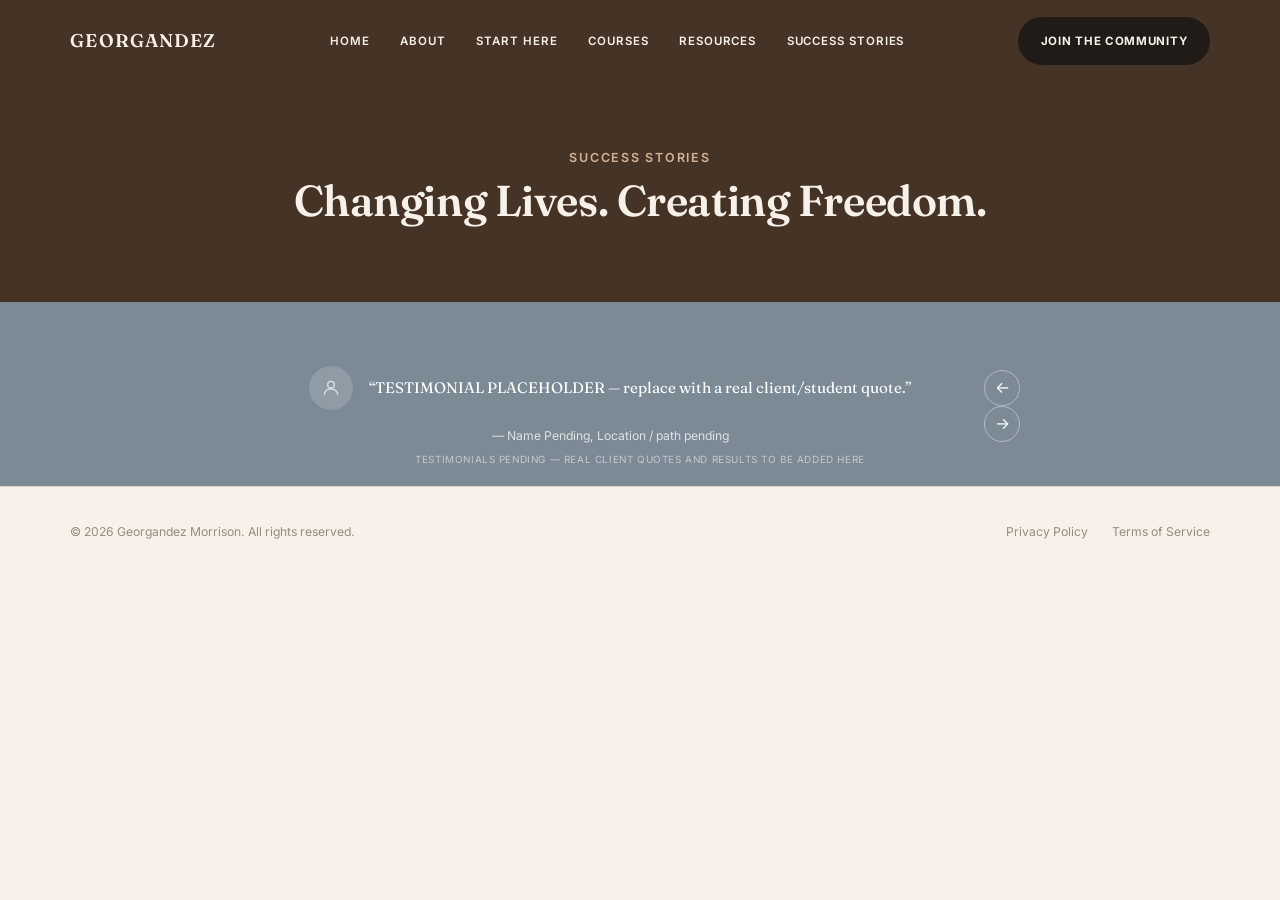
<file: site/success-stories.html>
<!DOCTYPE html>
<html lang="en">
<head>
<meta charset="UTF-8">
<meta name="viewport" content="width=device-width, initial-scale=1.0">
<title>Success Stories | Georgandez Morrison</title>
<meta name="description" content="Real stories from people building remote careers and virtual-assistance businesses.">
<link rel="preconnect" href="https://fonts.googleapis.com">
<link rel="preconnect" href="https://fonts.gstatic.com" crossorigin>
<link href="https://fonts.googleapis.com/css2?family=Fraunces:opsz,wght@9..144,500;9..144,600;9..144,700&family=Inter:wght@400;500;600;700&display=swap" rel="stylesheet">
<link rel="stylesheet" href="css/style.css">
</head>
<body>

<a class="skip-link" href="#main-content">Skip to main content</a>

<header class="site-header is-scrolled">
  <div class="container nav-row">
    <a href="index.html" class="brand">GEORGANDEZ</a>
    <nav class="nav-links" aria-label="Primary">
      <a href="index.html">Home</a>
      <a href="about.html">About</a>
      <a href="start-here.html">Start Here</a>
      <a href="courses.html">Courses</a>
      <a href="resources.html">Resources</a>
      <a href="success-stories.html">Success Stories</a>
    </nav>
    <a class="btn btn--dark-sm nav-cta" href="community.html">Join the Community</a>
    <button class="hamburger" aria-label="Toggle menu" aria-expanded="false"><span></span><span></span><span></span></button>
  </div>
</header>

<div class="mobile-menu">
  <a href="index.html">Home</a>
  <a href="about.html">About</a>
  <a href="start-here.html">Start Here</a>
  <a href="courses.html">Courses</a>
  <a href="resources.html">Resources</a>
  <a href="success-stories.html">Success Stories</a>
  <a class="btn btn--primary" href="community.html">Join the Community</a>
</div>

<section class="page-hero" id="main-content" tabindex="-1">
  <div class="container">
    <span class="eyebrow eyebrow--dark">Success Stories</span>
    <h1 class="section-heading" style="color:var(--cream);">Changing Lives. Creating Freedom.</h1>
  </div>
</section>

<section class="testimonial-section" style="padding-top:4rem;">
  <div class="container">
    <div class="testimonial-slider">
      <div id="testimonial-track"></div>
      <div class="testimonial-controls">
        <button class="prev-slide" aria-label="Previous testimonial">&#8592;</button>
        <button class="next-slide" aria-label="Next testimonial">&#8594;</button>
      </div>
    </div>
    <p class="placeholder-note">Testimonials pending &mdash; real client quotes and results to be added here</p>
  </div>
</section>

<footer class="site-footer">
  <div class="container">
    <div class="footer-bottom" style="border-top:none; padding-top:0;">
      <span>&copy; 2026 Georgandez Morrison. All rights reserved.</span>
      <span class="legal-links"><a href="#">Privacy Policy</a><a href="#">Terms of Service</a></span>
    </div>
  </div>
</footer>

<script src="js/config.js"></script>
<script src="js/data.js"></script>
<script src="js/main.js"></script>
</body>
</html>
</file>
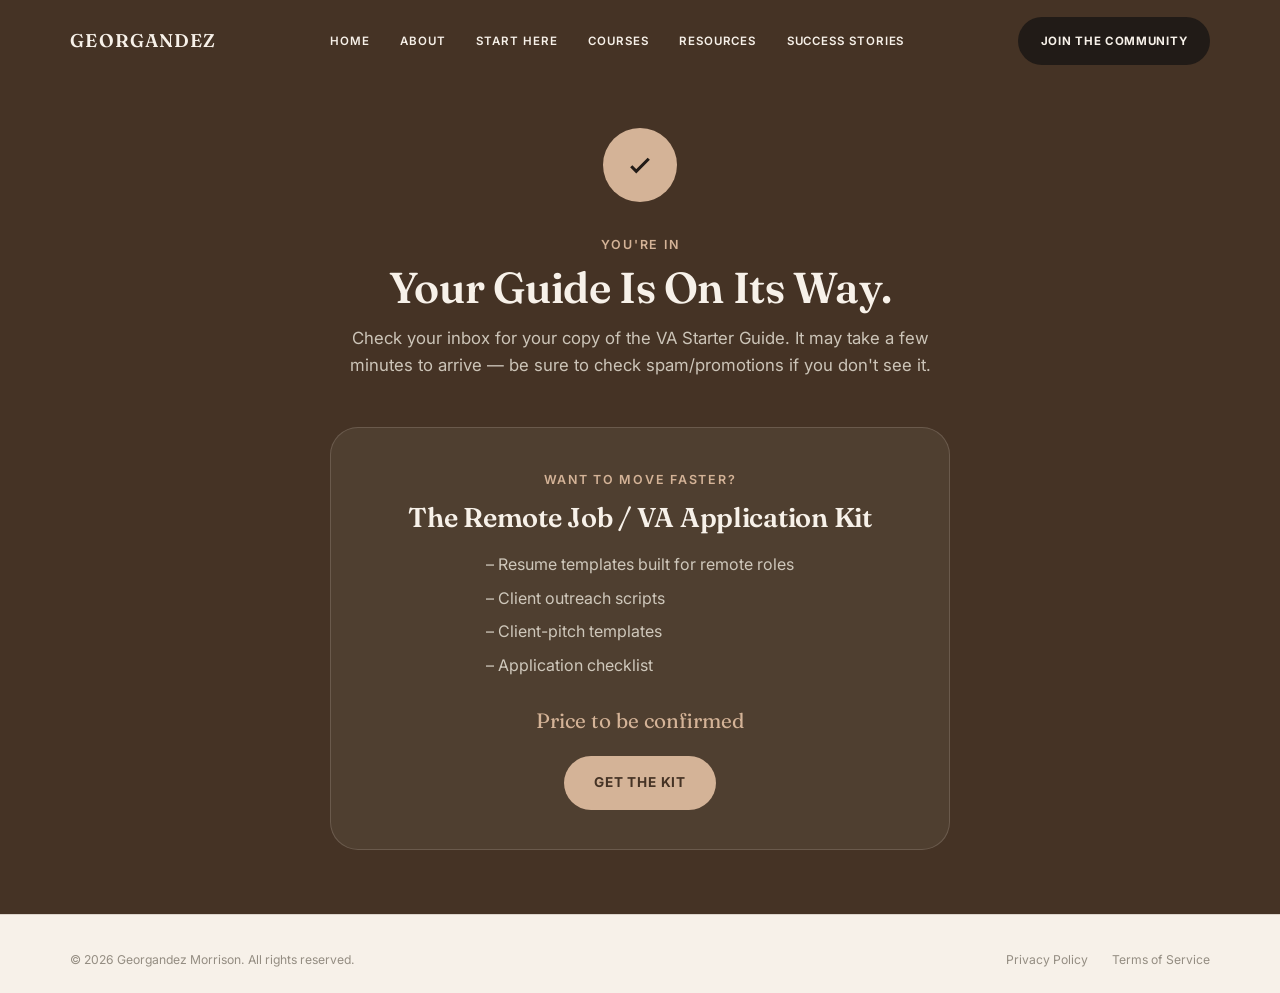
<file: site/thank-you.html>
<!DOCTYPE html>
<html lang="en">
<head>
<meta charset="UTF-8">
<meta name="viewport" content="width=device-width, initial-scale=1.0">
<title>Your Guide Is On Its Way | Georgandez Morrison</title>
<meta name="description" content="Check your inbox for your free VA Starter Guide.">
<link rel="preconnect" href="https://fonts.googleapis.com">
<link rel="preconnect" href="https://fonts.gstatic.com" crossorigin>
<link href="https://fonts.googleapis.com/css2?family=Fraunces:opsz,wght@9..144,500;9..144,600;9..144,700&family=Inter:wght@400;500;600;700&display=swap" rel="stylesheet">
<link rel="stylesheet" href="css/style.css">
</head>
<body>

<a class="skip-link" href="#main-content">Skip to main content</a>

<header class="site-header is-scrolled">
  <div class="container nav-row">
    <a href="index.html" class="brand">GEORGANDEZ</a>
    <nav class="nav-links" aria-label="Primary">
      <a href="index.html">Home</a>
      <a href="about.html">About</a>
      <a href="start-here.html">Start Here</a>
      <a href="courses.html">Courses</a>
      <a href="resources.html">Resources</a>
      <a href="success-stories.html">Success Stories</a>
    </nav>
    <a class="btn btn--dark-sm nav-cta" href="community.html">Join the Community</a>
    <button class="hamburger" aria-label="Toggle menu" aria-expanded="false">
      <span></span><span></span><span></span>
    </button>
  </div>
</header>

<div class="mobile-menu">
  <a href="index.html">Home</a>
  <a href="about.html">About</a>
  <a href="start-here.html">Start Here</a>
  <a href="courses.html">Courses</a>
  <a href="resources.html">Resources</a>
  <a href="success-stories.html">Success Stories</a>
  <a class="btn btn--primary" href="community.html">Join the Community</a>
</div>

<section class="thankyou-hero" id="main-content" tabindex="-1">
  <div>
    <div class="check-badge">
      <svg width="30" height="30" viewBox="0 0 24 24" fill="none" stroke="currentColor" stroke-width="2.5"><path d="M5 13l4 4L19 7"/></svg>
    </div>
    <span class="eyebrow eyebrow--dark">You're In</span>
    <h1 class="section-heading" style="color:var(--cream);">Your Guide Is On Its Way.</h1>
    <p class="section-sub section-sub--dark text-center">Check your inbox for your copy of the VA Starter Guide. It may take a few minutes to arrive &mdash; be sure to check spam/promotions if you don't see it.</p>

    <div class="tripwire-box">
      <span class="eyebrow eyebrow--dark">Want to Move Faster?</span>
      <h2 style="font-family:var(--font-serif); font-size:1.7rem; color:var(--cream); margin-top:0.6rem;">The Remote Job / VA Application Kit</h2>
      <ul class="section-sub--dark">
        <li>Resume templates built for remote roles</li>
        <li>Client outreach scripts</li>
        <li>Client-pitch templates</li>
        <li>Application checklist</li>
      </ul>
      <p class="tripwire-price">Price to be confirmed</p>
      <a href="#" class="btn btn--primary">Get the Kit</a>
    </div>
  </div>
</section>

<footer class="site-footer">
  <div class="container">
    <div class="footer-bottom" style="border-top:none; padding-top:0;">
      <span>&copy; 2026 Georgandez Morrison. All rights reserved.</span>
      <span class="legal-links"><a href="#">Privacy Policy</a><a href="#">Terms of Service</a></span>
    </div>
  </div>
</footer>

<script src="js/config.js"></script>
<script>trackEvent("tripwire_view");</script>
<script src="js/main.js"></script>
</body>
</html>
</file>
<file: site/css/style.css>
/* ===== Design tokens ===== */
:root {
  /* Brand triad: #453325 (coffee brown), #7B8A95 (slate), #D4B397 (sand) */
  --forest: #5c4530;
  --forest-dark: #453325;
  --forest-light: #74593d;
  --cream: #f7f1e9;
  --cream-alt: #efe2d1;
  --warm-white: #fbf7f1;
  --brown: #7b8a95;
  --brown-dark: #2f2114;
  --sand: #d4b397;
  --gold: #d4b397;
  --gold-light: #d4b397;
  --gold-deep: #453325;
  --charcoal: #211b17;
  --white: #ffffff;
  --hero-accent: #7b8a95;
  --hero-dark: #2b3034;
  --muted-border: rgba(69, 51, 37, 0.15);

  --font-serif: "Fraunces", Georgia, "Times New Roman", serif;
  --font-sans: "Inter", -apple-system, BlinkMacSystemFont, "Segoe UI", sans-serif;

  --max-width: 1440px;
  --space-xs: 0.5rem;
  --space-sm: 1rem;
  --space-md: 2rem;
  --space-lg: 4rem;
  --space-xl: 7rem;

  --radius-sm: 6px;
  --radius-md: 14px;
  --radius-lg: 28px;

  --shadow-soft: 0 20px 60px -20px rgba(33, 29, 26, 0.25);
}

/* ===== Reset ===== */
* { margin: 0; padding: 0; box-sizing: border-box; }

html { scroll-behavior: smooth; }

body {
  font-family: var(--font-sans);
  color: var(--charcoal);
  background: var(--cream);
  line-height: 1.6;
  -webkit-font-smoothing: antialiased;
  overflow-x: hidden;
}

img { max-width: 100%; display: block; }
a { color: inherit; text-decoration: none; }
button { font: inherit; cursor: pointer; border: none; background: none; }
ul { list-style: none; }
input, select { font: inherit; }

.container {
  max-width: var(--max-width);
  margin: 0 auto;
  padding-inline: clamp(2rem, 5.5vw, 5.5rem);
}

section { position: relative; }

h1, h2, h3, h4 {
  font-family: var(--font-serif);
  font-weight: 600;
  line-height: 1.15;
  letter-spacing: -0.01em;
}

.eyebrow {
  font-family: var(--font-sans);
  font-size: 0.78rem;
  font-weight: 600;
  letter-spacing: 0.14em;
  text-transform: uppercase;
  color: var(--sand);
}

.eyebrow--dark { color: var(--gold-light); }

.section-heading {
  font-size: clamp(1.9rem, 3.6vw, 2.7rem);
  line-height: 1;
  margin: 0.6rem 0 1rem;
}

.section-sub {
  font-size: 1.05rem;
  color: #4a443d;
  max-width: 620px;
}

.section-sub--dark { color: rgba(250, 245, 233, 0.75); }

.text-center { text-align: center; margin-left: auto; margin-right: auto; }

/* ===== Buttons ===== */
.btn {
  display: inline-flex;
  align-items: center;
  justify-content: center;
  gap: 0.5rem;
  padding: 1rem 1.9rem;
  border-radius: 999px;
  font-size: 0.85rem;
  font-weight: 700;
  letter-spacing: 0.06em;
  text-transform: uppercase;
  transition: transform 0.25s ease, box-shadow 0.25s ease, background 0.25s ease, color 0.25s ease;
  min-height: 48px;
  white-space: nowrap;
}

.btn:focus-visible { outline: 3px solid var(--gold); outline-offset: 2px; }

.btn--primary {
  background: var(--sand);
  color: var(--forest-dark);
}
.btn--primary:hover { background: #ddc0a5; transform: translateY(-2px); box-shadow: var(--shadow-soft); }

.btn--slate {
  background: var(--brown);
  color: var(--white);
}
.btn--slate:hover { background: #8b99a3; transform: translateY(-2px); box-shadow: var(--shadow-soft); }

.btn--coffee {
  background: var(--forest-dark);
  color: var(--white);
}
.btn--coffee:hover { background: #5a4230; transform: translateY(-2px); box-shadow: var(--shadow-soft); }

.btn--nav-cta { padding: 0.7rem 1.3rem; font-size: 0.68rem; min-height: 38px; }

.btn--outline {
  background: transparent;
  border: 1.5px solid currentColor;
  color: var(--charcoal);
}
.btn--outline:hover { background: var(--charcoal); color: var(--cream); transform: translateY(-2px); }

.btn--outline-light {
  background: transparent;
  border: 1.5px solid rgba(250, 245, 233, 0.6);
  color: var(--cream);
}
.btn--outline-light:hover { background: var(--cream); color: var(--forest-dark); }

.btn--forest {
  background: var(--forest);
  color: var(--cream);
}
.btn--forest:hover { background: var(--forest-light); transform: translateY(-2px); box-shadow: var(--shadow-soft); }

.btn--dark-sm {
  background: var(--charcoal);
  color: var(--cream);
  padding: 0.75rem 1.4rem;
  font-size: 0.72rem;
}
.btn--dark-sm:hover { background: var(--forest-dark); }

.btn--ghost-play {
  background: none;
  color: var(--cream);
  font-weight: 700;
  letter-spacing: 0.06em;
  text-transform: uppercase;
  font-size: 0.85rem;
  gap: 0.7rem;
}
.btn--ghost-play .play-circle {
  display: inline-flex;
  align-items: center;
  justify-content: center;
  width: 40px; height: 40px;
  border-radius: 50%;
  border: 1.5px solid rgba(250, 245, 233, 0.7);
  transition: background 0.25s ease;
}
.btn--ghost-play:hover .play-circle { background: rgba(250, 245, 233, 0.15); }

.btn--block { width: 100%; }

/* ===== Header / Nav ===== */
.site-header {
  position: fixed;
  top: 0; left: 0; right: 0;
  z-index: 200;
  padding: 1.05rem 0;
  transition: background 0.35s ease, padding 0.35s ease, box-shadow 0.35s ease;
}

.site-header.is-scrolled {
  background: rgba(250, 245, 233, 0.95);
  backdrop-filter: blur(10px);
  padding: 0.85rem 0;
  box-shadow: 0 8px 30px -20px rgba(33, 29, 26, 0.4);
}

.nav-row {
  display: flex;
  align-items: center;
  justify-content: space-between;
  gap: 1.5rem;
}

.brand {
  font-family: var(--font-serif);
  font-size: 1.15rem;
  font-weight: 600;
  letter-spacing: 0.06em;
  text-transform: uppercase;
  color: var(--cream);
  transition: color 0.35s ease;
}
.site-header.is-scrolled .brand { color: var(--forest-dark); }

.nav-links {
  display: none;
  align-items: center;
  gap: 1.9rem;
}

.nav-links a {
  font-size: 0.72rem;
  font-weight: 600;
  letter-spacing: 0.08em;
  text-transform: uppercase;
  color: var(--cream);
  position: relative;
  transition: color 0.35s ease;
}
.site-header.is-scrolled .nav-links a { color: var(--charcoal); }

.nav-links a::after {
  content: "";
  position: absolute;
  left: 0; bottom: -6px;
  width: 0; height: 2px;
  background: var(--gold);
  transition: width 0.25s ease;
}
.nav-links a:hover::after { width: 100%; }

.nav-cta { display: none; }

.hamburger {
  display: flex;
  flex-direction: column;
  justify-content: center;
  gap: 5px;
  width: 42px; height: 42px;
  z-index: 210;
}
.hamburger span {
  display: block;
  width: 24px; height: 2px;
  background: var(--cream);
  transition: transform 0.3s ease, opacity 0.3s ease, background 0.3s ease;
}
.site-header.is-scrolled .hamburger span { background: var(--charcoal); }
.hamburger.is-open span:nth-child(1) { transform: translateY(7px) rotate(45deg); }
.hamburger.is-open span:nth-child(2) { opacity: 0; }
.hamburger.is-open span:nth-child(3) { transform: translateY(-7px) rotate(-45deg); }
.hamburger.is-open span { background: var(--cream) !important; }

.mobile-menu {
  position: fixed;
  inset: 0;
  background: var(--forest-dark);
  z-index: 195;
  display: flex;
  flex-direction: column;
  align-items: center;
  justify-content: center;
  gap: 2rem;
  transform: translateY(-100%);
  transition: transform 0.4s cubic-bezier(.65,0,.35,1);
}
.mobile-menu.is-open { transform: translateY(0); }
.mobile-menu a {
  font-family: var(--font-serif);
  font-size: 1.8rem;
  color: var(--cream);
}
.mobile-menu .btn { margin-top: 1rem; color: var(--charcoal); }

@media (min-width: 1024px) {
  .nav-links { display: flex; }
  .nav-cta { display: inline-flex; }
  .hamburger { display: none; }
}

/* ===== Hero ===== */
.hero {
  position: relative;
  color: var(--cream);
  overflow: hidden;
  background: var(--brown);
  min-height: 640px;
  height: 76vh;
  max-height: 820px;
}

.hero-bg-img {
  position: absolute;
  inset: 0;
  width: 100%;
  height: 100%;
  object-fit: cover;
  object-position: 55% 32%;
  z-index: 0;
}

.hero-overlay {
  position: absolute;
  inset: 0;
  z-index: 1;
  background: linear-gradient(
    90deg,
    rgba(123, 138, 149, 0.55) 0%,
    rgba(123, 138, 149, 0.42) 15%,
    rgba(123, 138, 149, 0.26) 30%,
    rgba(123, 138, 149, 0.12) 45%,
    rgba(123, 138, 149, 0) 60%
  );
}

.hero-vignette {
  position: absolute;
  inset: 0;
  z-index: 1;
  background: linear-gradient(180deg, rgba(43,48,52,0) 78%, rgba(43,48,52,0.28) 100%);
  pointer-events: none;
}

.hero-inner-wrap {
  position: relative;
  z-index: 2;
  height: 100%;
  width: 100%;
  max-width: 1440px;
  margin-inline: auto;
  padding-inline: clamp(2rem, 5.5vw, 5.5rem);
  display: flex;
  align-items: center;
  padding-top: 3.5rem;
}

.hero-inner { max-width: 420px; }

.hero-headline {
  font-family: var(--font-serif);
  font-size: clamp(2.1rem, 3.6vw, 3.4rem);
  font-weight: 400;
  line-height: 0.98;
  letter-spacing: -0.035em;
  color: var(--cream);
  text-shadow: 0 4px 24px rgba(20, 16, 12, 0.5), 0 1px 3px rgba(20, 16, 12, 0.4);
}
.hero-headline .line { display: inline-block; white-space: nowrap; }
.hero-headline .highlight { color: var(--forest-dark); }

.hero-copy {
  margin: 22px 0 30px;
  font-size: 16px;
  line-height: 1.55;
  max-width: 360px;
  color: rgba(255, 255, 255, 0.94);
  text-shadow: 0 2px 12px rgba(20, 16, 12, 0.45);
}

.hero-actions {
  display: flex;
  flex-direction: column;
  align-items: flex-start;
  gap: 24px;
}
.hero-actions .btn--primary { padding: 15px 26px; }
.hero-actions .play-circle { border-color: rgba(255, 255, 255, 0.7); }
.hero-actions .btn--ghost-play { text-shadow: 0 2px 10px rgba(20, 16, 12, 0.5); }

@media (max-width: 767px) {
  .hero {
    height: auto;
    min-height: unset;
    max-height: none;
    background: var(--hero-dark);
  }
  .hero-bg-img,
  .hero-overlay {
    top: 0;
    left: 0;
    width: 100%;
    height: max(46vh, 320px);
  }
  .hero-bg-img { object-position: 62% 25%; }
  .hero-overlay {
    background: linear-gradient(
      180deg,
      rgba(123, 138, 149, 0) 0%,
      rgba(123, 138, 149, 0.55) 68%,
      rgba(123, 138, 149, 0.97) 88%,
      rgba(123, 138, 149, 1) 100%
    );
  }
  .hero-vignette { display: none; }
  .hero-inner-wrap {
    display: block;
    position: relative;
    height: auto;
    margin-top: max(46vh, 320px);
    padding-top: 2.4rem;
    padding-bottom: 3rem;
    background: var(--hero-dark);
  }
}

.img-fallback-label {
  position: absolute; inset: 0;
  display: none;
  align-items: center;
  justify-content: center;
  text-align: center;
  padding: 2rem;
  font-family: var(--font-serif);
  font-size: 1rem;
  color: rgba(250,245,233,0.6);
  background: linear-gradient(135deg, var(--brown), var(--forest));
  z-index: 0;
}
img[data-broken] { display: none; }

/* ===== Trust bar ===== */
.trust-bar {
  background: var(--brown);
  color: rgba(255, 255, 255, 0.9);
  padding: 1.1rem 0;
  min-height: 90px;
  display: flex;
  align-items: center;
}
.trust-bar p {
  text-align: center;
  font-size: 0.7rem;
  letter-spacing: 0.16em;
  text-transform: uppercase;
  color: rgba(255, 255, 255, 0.85);
  margin-bottom: 0.7rem;
}
.trust-logos {
  display: flex;
  flex-wrap: wrap;
  justify-content: center;
  align-items: center;
  gap: 0;
  font-family: var(--font-serif);
  font-size: 1.05rem;
  color: rgba(255, 255, 255, 0.95);
}
.trust-logos span {
  padding: 0 1.6rem;
  border-left: 1px solid rgba(255, 255, 255, 0.3);
  line-height: 1.2;
  text-align: center;
}
.trust-logos span:first-child { border-left: none; }
.trust-logos small { display: block; font-family: var(--font-sans); font-size: 0.6rem; letter-spacing: 0.08em; text-transform: uppercase; color: rgba(255, 255, 255, 0.7); margin-top: 0.15rem; }

/* ===== Two column generic ===== */
.split {
  display: grid;
  gap: 3rem;
  align-items: center;
  padding: var(--space-xl) 0;
}
@media (min-width: 960px) {
  .split { grid-template-columns: 0.9fr 1.1fr; gap: 4rem; }
  .split--reverse .split-media { order: 2; }
}

.split-media {
  border-radius: 14px;
  overflow: hidden;
  aspect-ratio: 1.12 / 1;
  box-shadow: var(--shadow-soft);
  position: relative;
  background: linear-gradient(135deg, var(--sand), var(--cream-alt));
}
.split-media img { width: 100%; height: 100%; object-fit: cover; }

.split-body ul.checklist { margin: 1.5rem 0 2rem; display: flex; flex-direction: column; gap: 0.75rem; }
.split-body ul.checklist li { display: flex; gap: 0.7rem; align-items: flex-start; font-size: 0.98rem; }
.split-body ul.checklist li::before { content: "\2713"; color: var(--sand); font-weight: 700; }

/* ===== Choose Your Path ===== */
.path-section { padding: var(--space-xl) 0; background: var(--cream-alt); }

.path-grid {
  display: grid;
  gap: 1.5rem;
  margin-top: 3rem;
  grid-template-columns: 1fr;
}
@media (min-width: 640px) { .path-grid { grid-template-columns: 1fr 1fr; } }
@media (min-width: 1200px) { .path-grid { grid-template-columns: repeat(4, 1fr); } }

.path-card {
  background: var(--white);
  border-radius: var(--radius-md);
  padding: 2.2rem 1.8rem;
  display: flex;
  flex-direction: column;
  gap: 1.1rem;
  border: 1px solid rgba(33,29,26,0.06);
  transition: transform 0.3s ease, box-shadow 0.3s ease, border-color 0.3s ease;
  text-align: left;
}
.path-card:hover { transform: translateY(-6px); box-shadow: var(--shadow-soft); border-color: transparent; }

.path-icon {
  width: 52px; height: 52px;
  border-radius: 50%;
  background: var(--forest);
  color: var(--cream);
  display: flex; align-items: center; justify-content: center;
}
.path-card h3 { font-size: 1.2rem; }
.path-card p { font-size: 0.94rem; color: #55504a; flex-grow: 1; }
.path-card .btn { align-self: flex-start; margin-top: 0.4rem; }

/* ===== Section divider ===== */
.section-divider {
  display: flex;
  align-items: center;
  gap: 1.5rem;
  max-width: 900px;
  margin: 0 auto;
}
.section-divider::before,
.section-divider::after {
  content: "";
  flex: 1;
  height: 1px;
  background: var(--muted-border);
}
.section-divider span {
  font-size: 0.78rem;
  font-weight: 700;
  letter-spacing: 0.16em;
  text-transform: uppercase;
  color: var(--forest-dark);
  white-space: nowrap;
}

/* ===== Help cards ===== */
.help-section { padding: var(--space-xl) 0; }
.help-grid {
  display: grid;
  gap: 1.1rem;
  margin-top: 3rem;
  grid-template-columns: 1fr;
}
@media (min-width: 640px) { .help-grid { grid-template-columns: 1fr 1fr; } }
@media (min-width: 1024px) { .help-grid { grid-template-columns: repeat(4, 1fr); } }

.help-card {
  background: var(--warm-white);
  border: 1px solid var(--muted-border);
  border-radius: 10px;
  padding: 2.2rem 1.6rem;
  text-align: center;
  transition: transform 0.3s ease, box-shadow 0.3s ease;
}
.help-card:hover { transform: translateY(-6px); box-shadow: var(--shadow-soft); }
.help-card svg { width: 34px; height: 34px; margin: 0 auto 1.2rem; color: var(--charcoal); }
.help-card h3 { font-size: 0.95rem; letter-spacing: 0.04em; text-transform: uppercase; margin-bottom: 0.6rem; }
.help-card p { font-size: 0.88rem; color: #55504a; margin-bottom: 1.4rem; }
.help-card .btn--card {
  display: inline-flex;
  background: var(--sand);
  color: var(--forest-dark);
  border-radius: 4px;
  padding: 0.65rem 1.2rem;
  font-size: 0.72rem;
  font-weight: 700;
  letter-spacing: 0.05em;
  text-transform: uppercase;
  transition: background 0.2s ease;
}
.help-card .btn--card:hover { background: #ddc0a5; }

/* ===== Story ===== */
.story-section {
  background: var(--forest-dark);
  color: var(--cream);
  padding: var(--space-xl) 0;
}

/* ===== Waitlist / Countdown ===== */
.waitlist-section {
  background: var(--forest-dark);
  color: var(--cream);
  padding: clamp(2.6rem, 5vw, 3.6rem) 0;
}
.waitlist-inner {
  max-width: 640px;
  margin-inline: auto;
  text-align: center;
}
.waitlist-inner .section-sub { margin-inline: auto; }

.countdown {
  display: flex;
  justify-content: center;
  gap: clamp(0.8rem, 3vw, 1.8rem);
  margin: 1.8rem 0 2rem;
}
.countdown-unit {
  display: flex;
  flex-direction: column;
  align-items: center;
  min-width: 64px;
}
.countdown-unit .value {
  font-family: var(--font-serif);
  font-size: clamp(1.8rem, 4vw, 2.6rem);
  font-weight: 600;
  color: var(--sand);
  line-height: 1;
}
.countdown-unit .label {
  margin-top: 0.4rem;
  font-size: 0.68rem;
  font-weight: 600;
  letter-spacing: 0.08em;
  text-transform: uppercase;
  color: rgba(247, 241, 233, 0.65);
}
.story-grid { display: grid; gap: 3rem; }
@media (min-width: 960px) { .story-grid { grid-template-columns: 0.9fr 1.1fr; align-items: center; gap: 4.5rem; } }
.story-media {
  position: relative;
  border-radius: 12px;
  overflow: hidden;
  aspect-ratio: 1.32/1;
  box-shadow: var(--shadow-soft);
  background: linear-gradient(135deg, var(--brown-dark), var(--forest));
}
.story-media img { width: 100%; height: 100%; object-fit: cover; }
.story-media .story-slide {
  position: absolute;
  inset: 0;
  opacity: 0;
  transition: opacity 1s ease;
}
.story-media .story-slide.is-active { opacity: 1; }
.story-body p { color: rgba(250,245,233,0.82); margin-bottom: 1.1rem; font-size: 1.03rem; }
.story-body p.pull-quote {
  font-family: var(--font-serif);
  font-size: 1.35rem;
  color: var(--gold-light);
  border-left: 3px solid var(--gold);
  padding-left: 1.2rem;
  margin: 1.6rem 0;
}

/* ===== Stats (nested inside story section) ===== */
.stats-grid {
  display: grid;
  gap: 1.5rem;
  grid-template-columns: repeat(2, 1fr);
  border-top: 1px solid rgba(250,245,233,0.12);
  margin-top: 3.5rem;
  padding-top: 3rem;
}
@media (min-width: 768px) { .stats-grid { grid-template-columns: repeat(4, 1fr); } }
.stat { text-align: center; }
.stat svg { width: 26px; height: 26px; margin: 0 auto 0.6rem; color: var(--gold-light); }
.stat .value { font-family: var(--font-serif); font-size: clamp(1.6rem, 2.6vw, 2.2rem); color: var(--gold-light); }
.stat .label { font-size: 0.78rem; color: rgba(250,245,233,0.65); margin-top: 0.3rem; }
.stat.is-placeholder .value { color: rgba(224,188,108,0.55); }
.stats-footnote { text-align: center; font-size: 0.72rem; color: rgba(250,245,233,0.4); margin-top: 1.6rem; }

/* ===== Lead magnet ===== */
.lead-section { background: var(--cream); padding: var(--space-xl) 0; }
.benefit-list { margin: 1.6rem 0 2.2rem; display: flex; flex-direction: column; gap: 0.65rem; }
.benefit-list li { font-size: 0.98rem; display: flex; gap: 0.6rem; }
.benefit-list li::before { content: "\2713"; color: var(--forest); font-weight: 700; }

.ebook-mockup-wrap { display: flex; justify-content: center; }
.ebook-frame {
  width: 100%;
  max-width: 420px;
  aspect-ratio: 4/3.4;
  border-radius: var(--radius-lg);
  position: relative;
  background: linear-gradient(150deg, var(--sand) 0%, var(--cream-alt) 55%, var(--sand) 100%);
  box-shadow: var(--shadow-soft);
  display: flex;
  align-items: center;
  justify-content: center;
  padding: 2.2rem;
}
.ebook-cover {
  width: 62%;
  aspect-ratio: 3/4;
  background: linear-gradient(160deg, var(--forest) 0%, var(--forest-dark) 100%);
  border-radius: 4px 10px 10px 4px;
  box-shadow: 10px 18px 34px -12px rgba(47,33,20,0.5);
  display: flex;
  flex-direction: column;
  justify-content: space-between;
  padding: 1.6rem 1.3rem;
  color: var(--cream);
  transform: rotate(-2deg);
}
.ebook-cover .kicker { font-size: 0.62rem; letter-spacing: 0.14em; text-transform: uppercase; color: var(--gold-light); }
.ebook-cover h3 { font-family: var(--font-serif); font-size: 1.35rem; line-height: 1.2; margin-top: 0.6rem; }
.ebook-cover .author { font-size: 0.75rem; color: rgba(250,245,233,0.75); }
.free-badge {
  position: absolute; bottom: -1.2rem; right: -1rem;
  background: var(--sand);
  color: var(--white);
  font-size: 0.78rem; font-weight: 800; letter-spacing: 0.03em;
  width: 92px; height: 92px;
  border-radius: 50%;
  display: flex; align-items: center; justify-content: center;
  text-align: center;
  line-height: 1.2;
  box-shadow: var(--shadow-soft);
}

/* ===== Testimonials ===== */
.testimonial-section { background: var(--brown); color: var(--white); padding: 1.1rem 0; }
.testimonial-heading {
  text-align: center;
  font-family: var(--font-sans);
  font-size: 0.7rem;
  font-weight: 700;
  letter-spacing: 0.14em;
  text-transform: uppercase;
  color: var(--sand);
  margin-bottom: 0.5rem;
}
.testimonial-slider {
  position: relative;
  max-width: 760px;
  margin: 0 auto;
  display: flex;
  align-items: center;
  justify-content: center;
  gap: 1.4rem;
}
.testimonial-track-wrap { flex: 1; overflow: hidden; }
.testimonial-slide {
  display: none;
  align-items: center;
  justify-content: center;
  gap: 1rem;
  text-align: center;
  flex-wrap: wrap;
  animation: fadeIn 0.5s ease;
}
.testimonial-slide.is-active { display: flex; }
.testimonial-avatar {
  width: 44px; height: 44px;
  flex-shrink: 0;
  border-radius: 50%;
  background: rgba(255,255,255,0.15);
  display: flex; align-items: center; justify-content: center;
  overflow: hidden;
  font-size: 0.55rem;
  letter-spacing: 0.03em;
  text-transform: uppercase;
  color: rgba(255,255,255,0.7);
  text-align: center;
}
.testimonial-avatar img { width: 100%; height: 100%; object-fit: cover; }
.testimonial-quote { font-family: var(--font-serif); font-size: 0.95rem; line-height: 1.35; color: var(--white); }
.testimonial-meta { font-size: 0.76rem; color: rgba(255,255,255,0.75); white-space: nowrap; }
.testimonial-slider .prev-slide,
.testimonial-slider .next-slide {
  width: 36px; height: 36px;
  border-radius: 50%;
  border: 1px solid rgba(255,255,255,0.4);
  color: var(--white);
  flex-shrink: 0;
  display: flex; align-items: center; justify-content: center;
  transition: background 0.25s ease;
}
.testimonial-slider .prev-slide:hover,
.testimonial-slider .next-slide:hover { background: rgba(255,255,255,0.15); }
.placeholder-note {
  text-align: center;
  font-size: 0.62rem;
  letter-spacing: 0.06em;
  text-transform: uppercase;
  color: rgba(255,255,255,0.55);
  margin-top: 0.4rem;
}
@media (max-width: 640px) {
  .testimonial-slider { flex-wrap: wrap; }
  .testimonial-slide { flex-direction: column; }
}

@keyframes fadeIn { from { opacity: 0; transform: translateY(8px); } to { opacity: 1; transform: translateY(0); } }

/* ===== Lifestyle collage ===== */
.lifestyle-section { padding: var(--space-xl) 0; background: var(--cream-alt); }
.collage-grid {
  display: grid;
  grid-template-columns: repeat(6, 1fr);
  grid-auto-rows: 110px;
  gap: 1rem;
  margin-top: 3rem;
}
.collage-item {
  border-radius: var(--radius-md);
  overflow: hidden;
  position: relative;
  background: linear-gradient(135deg, var(--sand), var(--brown));
}
.collage-item img { width: 100%; height: 100%; object-fit: cover; }
.collage-item.tall { grid-row: span 3; grid-column: span 3; }
.collage-item.wide { grid-row: span 2; grid-column: span 3; }
.collage-item.small { grid-row: span 2; grid-column: span 2; }
.collage-item.add-slot {
  border: 1.5px dashed rgba(33,29,26,0.28);
  display: flex; align-items: center; justify-content: center;
  flex-direction: column; gap: 0.4rem;
  font-size: 0.72rem;
  text-transform: uppercase;
  letter-spacing: 0.06em;
  color: rgba(33,29,26,0.45);
  background: rgba(250,245,233,0.6);
}
@media (max-width: 720px) {
  .collage-grid { grid-template-columns: repeat(2, 1fr); grid-auto-rows: 140px; }
  .collage-item.tall, .collage-item.wide, .collage-item.small { grid-column: span 1; grid-row: span 2; }
}

/* ===== Products ===== */
.products-section { padding: var(--space-xl) 0; }
.products-grid {
  display: grid;
  gap: 1.5rem;
  margin-top: 3rem;
  grid-template-columns: 1fr;
}
@media (min-width: 640px) { .products-grid { grid-template-columns: 1fr 1fr; } }
@media (min-width: 1100px) { .products-grid { grid-template-columns: repeat(3, 1fr); } }
.product-card {
  border-radius: var(--radius-md);
  padding: 2.2rem 1.8rem;
  background: var(--white);
  border: 1px solid rgba(33,29,26,0.08);
  display: flex; flex-direction: column; gap: 0.9rem;
  transition: transform 0.3s ease, box-shadow 0.3s ease;
}
.product-card:hover { transform: translateY(-6px); box-shadow: var(--shadow-soft); }
.product-tier {
  align-self: flex-start;
  font-size: 0.68rem; letter-spacing: 0.1em; text-transform: uppercase;
  background: var(--sand); color: var(--brown-dark);
  padding: 0.3rem 0.7rem; border-radius: 999px; font-weight: 700;
}
.product-card h3 { font-size: 1.25rem; }
.product-card p { font-size: 0.94rem; color: #55504a; flex-grow: 1; }
.product-price { font-family: var(--font-serif); font-size: 1.15rem; color: var(--forest); }
.product-price.is-tbd { font-size: 0.85rem; font-style: italic; color: #837c72; font-family: var(--font-sans); }

/* ===== Community CTA ===== */
.community-cta {
  background: var(--sand);
  color: var(--forest-dark);
  padding: 1.3rem 0;
}
.community-cta .container {
  display: flex;
  align-items: center;
  justify-content: space-between;
  gap: 1.5rem;
  flex-wrap: wrap;
  text-align: left;
}
.community-cta .cta-copy { display: flex; align-items: center; gap: 1rem; }
.community-cta svg { width: 34px; height: 34px; flex-shrink: 0; color: var(--forest-dark); }
.community-cta h2 { font-family: var(--font-sans); font-size: 1rem; font-weight: 700; max-width: 520px; margin: 0; }
.community-cta .btn--coffee { flex-shrink: 0; }

/* ===== Newsletter ===== */
.newsletter-section { background: var(--sand); padding: var(--space-lg) 0; }
.newsletter-grid { display: grid; gap: 2rem; align-items: center; }
@media (min-width: 860px) { .newsletter-grid { grid-template-columns: 1fr 1fr; } }
.newsletter-form { display: flex; flex-wrap: wrap; gap: 0.8rem; }
.newsletter-form input {
  flex: 1 1 160px;
  padding: 0.9rem 1.1rem;
  border-radius: 999px;
  border: 1.5px solid rgba(33,29,26,0.18);
  background: var(--cream);
}
.newsletter-form input:focus-visible { outline: 2px solid var(--forest); }

/* ===== Footer ===== */
.site-footer { background: var(--cream); color: #55504a; padding: 35px 0 24px; border-top: 1px solid var(--muted-border); }
.footer-top { display: grid; gap: 2rem; padding-bottom: 1.8rem; border-bottom: 1px solid var(--muted-border); }
@media (min-width: 860px) { .footer-top { grid-template-columns: 1.4fr 1fr 1fr 1fr; } }
.footer-brand .brand { color: var(--forest-dark); }
.footer-brand p { margin-top: 0.8rem; max-width: 300px; font-size: 0.85rem; color: #756f65; }
.footer-col h4 { font-family: var(--font-sans); font-size: 0.72rem; letter-spacing: 0.1em; text-transform: uppercase; color: var(--forest-dark); margin-bottom: 0.9rem; }
.footer-col ul { display: flex; flex-direction: column; gap: 0.55rem; }
.footer-col a { font-size: 0.85rem; transition: color 0.2s ease; }
.footer-col a:hover { color: var(--sand); }
.footer-social { display: flex; gap: 0.6rem; margin-top: 0.2rem; }
.footer-social a {
  width: 34px; height: 34px;
  border-radius: 50%;
  border: 1px solid var(--muted-border);
  display: flex; align-items: center; justify-content: center;
  color: var(--forest-dark);
  transition: background 0.2s ease, color 0.2s ease;
}
.footer-social a:hover { background: var(--sand); color: var(--forest-dark); }
.footer-social svg { width: 16px; height: 16px; }
.footer-bottom {
  display: flex; flex-wrap: wrap; gap: 1rem;
  justify-content: space-between;
  padding-top: 1.2rem;
  font-size: 0.76rem;
  color: #948d82;
}
.footer-bottom .legal-links { display: flex; gap: 1.5rem; }

/* ===== Lead capture modal ===== */
.modal-overlay {
  position: fixed; inset: 0;
  background: rgba(69, 51, 37, 0.6);
  backdrop-filter: blur(4px);
  z-index: 300;
  display: flex; align-items: center; justify-content: center;
  padding: 1.5rem;
  opacity: 0; pointer-events: none;
  transition: opacity 0.3s ease;
}
.modal-overlay.is-open { opacity: 1; pointer-events: auto; }
.modal-panel {
  background: var(--cream);
  border-radius: var(--radius-lg);
  max-width: 520px; width: 100%;
  max-height: 90vh;
  overflow-y: auto;
  padding: 2.6rem;
  position: relative;
  transform: translateY(20px);
  transition: transform 0.3s ease;
}
.modal-overlay.is-open .modal-panel { transform: translateY(0); }
.modal-close {
  position: absolute; top: 1.2rem; right: 1.2rem;
  width: 36px; height: 36px;
  border-radius: 50%;
  display: flex; align-items: center; justify-content: center;
  background: rgba(33,29,26,0.06);
}
.modal-close:hover { background: rgba(33,29,26,0.12); }

.form-grid { display: grid; gap: 1rem; margin-top: 1.6rem; }
.form-grid.two-col { grid-template-columns: 1fr 1fr; }
.form-field { display: flex; flex-direction: column; gap: 0.4rem; }
.form-field label { font-size: 0.8rem; font-weight: 600; }
.form-field input, .form-field select {
  padding: 0.85rem 1rem;
  border-radius: var(--radius-sm);
  border: 1.5px solid rgba(33,29,26,0.18);
  background: var(--white);
}
.form-field input:focus-visible, .form-field select:focus-visible { outline: 2px solid var(--forest); }
.form-field.full { grid-column: 1 / -1; }
.form-note { font-size: 0.78rem; color: #7a746b; margin-top: 1rem; }

/* ===== Reveal animation ===== */
.reveal { opacity: 0; transform: translateY(24px); transition: opacity 0.7s ease, transform 0.7s ease; }
.reveal.is-visible { opacity: 1; transform: translateY(0); }

/* ===== Thank you page ===== */
.thankyou-hero {
  min-height: 90vh;
  display: flex; align-items: center; justify-content: center; text-align: center;
  background: var(--forest-dark);
  color: var(--cream);
  padding: 8rem 1.5rem 4rem;
}
.thankyou-hero .check-badge {
  width: 74px; height: 74px; border-radius: 50%;
  background: var(--gold);
  color: var(--charcoal);
  display: flex; align-items: center; justify-content: center;
  margin: 0 auto 1.8rem;
}
.tripwire-box {
  max-width: 640px; margin: 3rem auto 0;
  background: rgba(250,245,233,0.06);
  border: 1px solid rgba(250,245,233,0.15);
  border-radius: var(--radius-lg);
  padding: 2.4rem;
}
.tripwire-box ul { text-align: left; display: inline-flex; flex-direction: column; gap: 0.5rem; margin: 1.2rem 0 1.6rem; }
.tripwire-box ul li::before { content: "\2013\0020"; }
.tripwire-price { font-family: var(--font-serif); font-size: 1.3rem; color: var(--gold-light); margin-bottom: 1.2rem; }

/* ===== Simple page hero (stub pages) ===== */
.page-hero {
  padding: 9rem 0 4rem;
  background: var(--forest-dark);
  color: var(--cream);
  text-align: center;
}
.page-body { padding: var(--space-lg) 0; }

@media (min-width: 768px) {
  :root { --space-xl: 9rem; --space-lg: 5rem; }
}

/* ===== Skip link ===== */
.skip-link {
  position: absolute;
  top: -100px;
  left: 1rem;
  z-index: 1000;
  background: var(--gold);
  color: var(--charcoal);
  padding: 0.8rem 1.4rem;
  border-radius: var(--radius-sm);
  font-weight: 700;
  font-size: 0.9rem;
  transition: top 0.2s ease;
}
.skip-link:focus { top: 1rem; }

/* ===== Travel Diaries ===== */
.travel-section { background: var(--cream); padding-block: clamp(3rem, 6vw, 5rem); }

.travel-story {
  max-width: 720px;
  margin: 1.6rem auto 0;
  text-align: left;
}
.travel-story p {
  font-size: 1.05rem;
  line-height: 1.7;
  color: #4a443d;
}
.travel-story p + p { margin-top: 1.1rem; }

.travel-grid {
  margin-top: 2.6rem;
  display: grid;
  grid-template-columns: repeat(3, 1fr);
  gap: 1.8rem 2rem;
  max-width: 1000px;
  margin-inline: auto;
}

.travel-card {
  position: relative;
  aspect-ratio: 4 / 5;
  border-radius: var(--radius-md);
  overflow: hidden;
  border: 1px solid var(--muted-border);
  background: var(--warm-white);
  padding: 0;
  display: block;
  width: 100%;
  transform: rotate(var(--tilt, 0deg));
  transition: transform 0.4s cubic-bezier(.2,.8,.2,1), box-shadow 0.4s ease;
  box-shadow: 0 8px 20px rgba(33, 27, 23, 0.08);
}
.travel-card:nth-child(6n+1) { --tilt: -2.5deg; }
.travel-card:nth-child(6n+2) { --tilt: 1.5deg; }
.travel-card:nth-child(6n+3) { --tilt: -1.5deg; }
.travel-card:nth-child(6n+4) { --tilt: 2deg; }
.travel-card:nth-child(6n+5) { --tilt: -2deg; }
.travel-card:nth-child(6n+6) { --tilt: 1.5deg; }
.travel-card:hover,
.travel-card:focus-visible {
  transform: rotate(0deg) translateY(-6px);
  box-shadow: 0 16px 32px rgba(33, 27, 23, 0.16);
}
.travel-card img,
.travel-card .travel-video { width: 100%; height: 100%; object-fit: cover; display: block; }
.travel-card .placeholder {
  width: 100%;
  height: 100%;
  display: flex;
  align-items: center;
  justify-content: center;
  background: linear-gradient(135deg, var(--brown), var(--forest-dark));
  color: rgba(247, 241, 233, 0.8);
  font-size: 0.72rem;
  font-weight: 600;
  letter-spacing: 0.05em;
  text-transform: uppercase;
  text-align: center;
  padding: 1rem;
}
.travel-card .caption {
  position: absolute;
  left: 0; right: 0; bottom: 0;
  padding: 0.9rem 1rem;
  background: linear-gradient(180deg, rgba(33, 27, 23, 0) 0%, rgba(33, 27, 23, 0.72) 100%);
  color: var(--cream);
  font-size: 0.78rem;
  font-weight: 600;
  text-align: left;
}

@media (max-width: 767px) {
  .travel-grid { grid-template-columns: repeat(2, 1fr); gap: 1rem; }
  .travel-card { transform: none !important; }
}

.travel-lightbox {
  position: fixed;
  inset: 0;
  z-index: 300;
  display: flex;
  align-items: center;
  justify-content: center;
  padding: 2rem;
  background: rgba(33, 27, 23, 0.82);
  opacity: 0;
  pointer-events: none;
  transition: opacity 0.35s ease;
}
.travel-lightbox.is-open { opacity: 1; pointer-events: auto; }
.travel-lightbox-panel {
  position: relative;
  width: 100%;
  max-width: 680px;
  max-height: 92vh;
  display: flex;
  flex-direction: column;
  background: var(--warm-white);
  border-radius: var(--radius-md);
  overflow: hidden;
  transform: scale(0.94) translateY(10px);
  transition: transform 0.35s cubic-bezier(.2,.8,.2,1);
}
.travel-lightbox.is-open .travel-lightbox-panel { transform: scale(1) translateY(0); }
.travel-lightbox-media { flex: 1 1 auto; min-height: 220px; background: var(--brown); }
.travel-lightbox-media img,
.travel-lightbox-media video { width: 100%; height: 100%; object-fit: cover; display: block; }
.travel-lightbox-media .placeholder {
  width: 100%; height: 100%;
  display: flex; align-items: center; justify-content: center;
  background: linear-gradient(135deg, var(--brown), var(--forest-dark));
  color: rgba(247, 241, 233, 0.8);
  font-size: 0.8rem;
  font-weight: 600;
  letter-spacing: 0.05em;
  text-transform: uppercase;
}
.travel-lightbox-info { flex: 0 0 auto; padding: 1.4rem 1.6rem 1.6rem; }
.travel-lightbox-info .location {
  display: block;
  font-family: var(--font-serif);
  font-size: 1.3rem;
  color: var(--charcoal);
  margin-bottom: 0.4rem;
}
.travel-lightbox-info p { color: var(--charcoal); font-size: 0.92rem; }
.travel-lightbox-close,
.travel-lightbox-prev,
.travel-lightbox-next {
  position: absolute;
  border: 0;
  border-radius: 50%;
  background: rgba(33, 27, 23, 0.55);
  color: var(--white);
  cursor: pointer;
  z-index: 2;
  display: flex;
  align-items: center;
  justify-content: center;
  transition: background 0.2s ease;
}
.travel-lightbox-close:hover,
.travel-lightbox-prev:hover,
.travel-lightbox-next:hover { background: rgba(33, 27, 23, 0.78); }
.travel-lightbox-close { top: 14px; right: 14px; width: 36px; height: 36px; font-size: 1.3rem; }
.travel-lightbox-prev,
.travel-lightbox-next { top: 40%; width: 40px; height: 40px; font-size: 1.1rem; }
.travel-lightbox-prev { left: 14px; }
.travel-lightbox-next { right: 14px; }

/* ===== Scroll rail + section pill nav ===== */
.scroll-rail {
  position: fixed;
  left: 30px;
  top: 50%;
  transform: translateY(-50%);
  height: 42vh;
  max-height: 380px;
  width: 2px;
  z-index: 60;
  display: none;
  transition: opacity 0.3s ease;
}
.scroll-rail-track {
  position: absolute;
  inset: 0;
  background: var(--muted-border);
  border-radius: 2px;
}
.scroll-rail-fill {
  position: absolute;
  top: 0; left: 0;
  width: 100%;
  height: 0%;
  background: var(--sand);
  border-radius: 2px;
  transition: height 0.15s linear;
}
.scroll-rail-marker {
  position: absolute;
  left: 50%;
  top: 0%;
  transform: translate(-50%, -50%);
  width: 13px;
  height: 13px;
  border-radius: 50%;
  background: var(--sand);
  border: 3px solid var(--warm-white);
  box-shadow: 0 0 0 1px var(--muted-border);
  transition: top 0.15s linear;
}
.scroll-rail-label {
  position: absolute;
  left: 24px;
  top: 0%;
  transform: translateY(-50%);
  min-width: 168px;
  background: var(--forest-dark);
  color: var(--cream);
  padding: 10px 16px;
  border-radius: var(--radius-sm);
  white-space: nowrap;
  opacity: 0;
  transition: opacity 0.3s ease, top 0.15s linear;
}
.scroll-rail-label.is-visible { opacity: 1; }
.scroll-rail-label .name { display: block; font-weight: 700; font-size: 0.82rem; letter-spacing: 0.01em; }
.scroll-rail-label .sub { display: block; font-size: 0.66rem; letter-spacing: 0.05em; text-transform: uppercase; color: var(--sand); margin-top: 2px; }

.section-pillnav {
  position: fixed;
  left: 50%;
  bottom: 22px;
  transform: translateX(-50%);
  z-index: 60;
  display: none;
  align-items: center;
  gap: 26px;
  background: var(--forest-dark);
  border-radius: 999px;
  padding: 13px 26px;
  box-shadow: var(--shadow-soft);
  transition: opacity 0.3s ease;
}
.section-pillnav button {
  display: flex;
  flex-direction: column;
  align-items: center;
  gap: 6px;
  font-size: 0.66rem;
  font-weight: 600;
  letter-spacing: 0.05em;
  text-transform: uppercase;
  color: rgba(247, 241, 233, 0.55);
  transition: color 0.25s ease;
  white-space: nowrap;
}
.section-pillnav button .dot {
  width: 7px;
  height: 7px;
  border-radius: 50%;
  background: rgba(247, 241, 233, 0.35);
  transition: background 0.25s ease, transform 0.25s ease;
}
.section-pillnav button:hover { color: var(--cream); }
.section-pillnav button.is-active { color: var(--cream); }
.section-pillnav button.is-active .dot { background: var(--sand); transform: scale(1.3); }

@media (min-width: 1180px) {
  .scroll-rail { display: block; }
  .section-pillnav { display: flex; }
}

/* ===== Reduced motion ===== */
@media (prefers-reduced-motion: reduce) {
  *, *::before, *::after {
    animation-duration: 0.001ms !important;
    animation-iteration-count: 1 !important;
    transition-duration: 0.001ms !important;
    scroll-behavior: auto !important;
  }
  .reveal { opacity: 1; transform: none; }
  .btn--primary:hover,
  .btn--forest:hover,
  .path-card:hover,
  .help-card:hover,
  .product-card:hover,
  .btn--outline:hover,
  .travel-card:hover {
    transform: none;
  }
}
</file>
